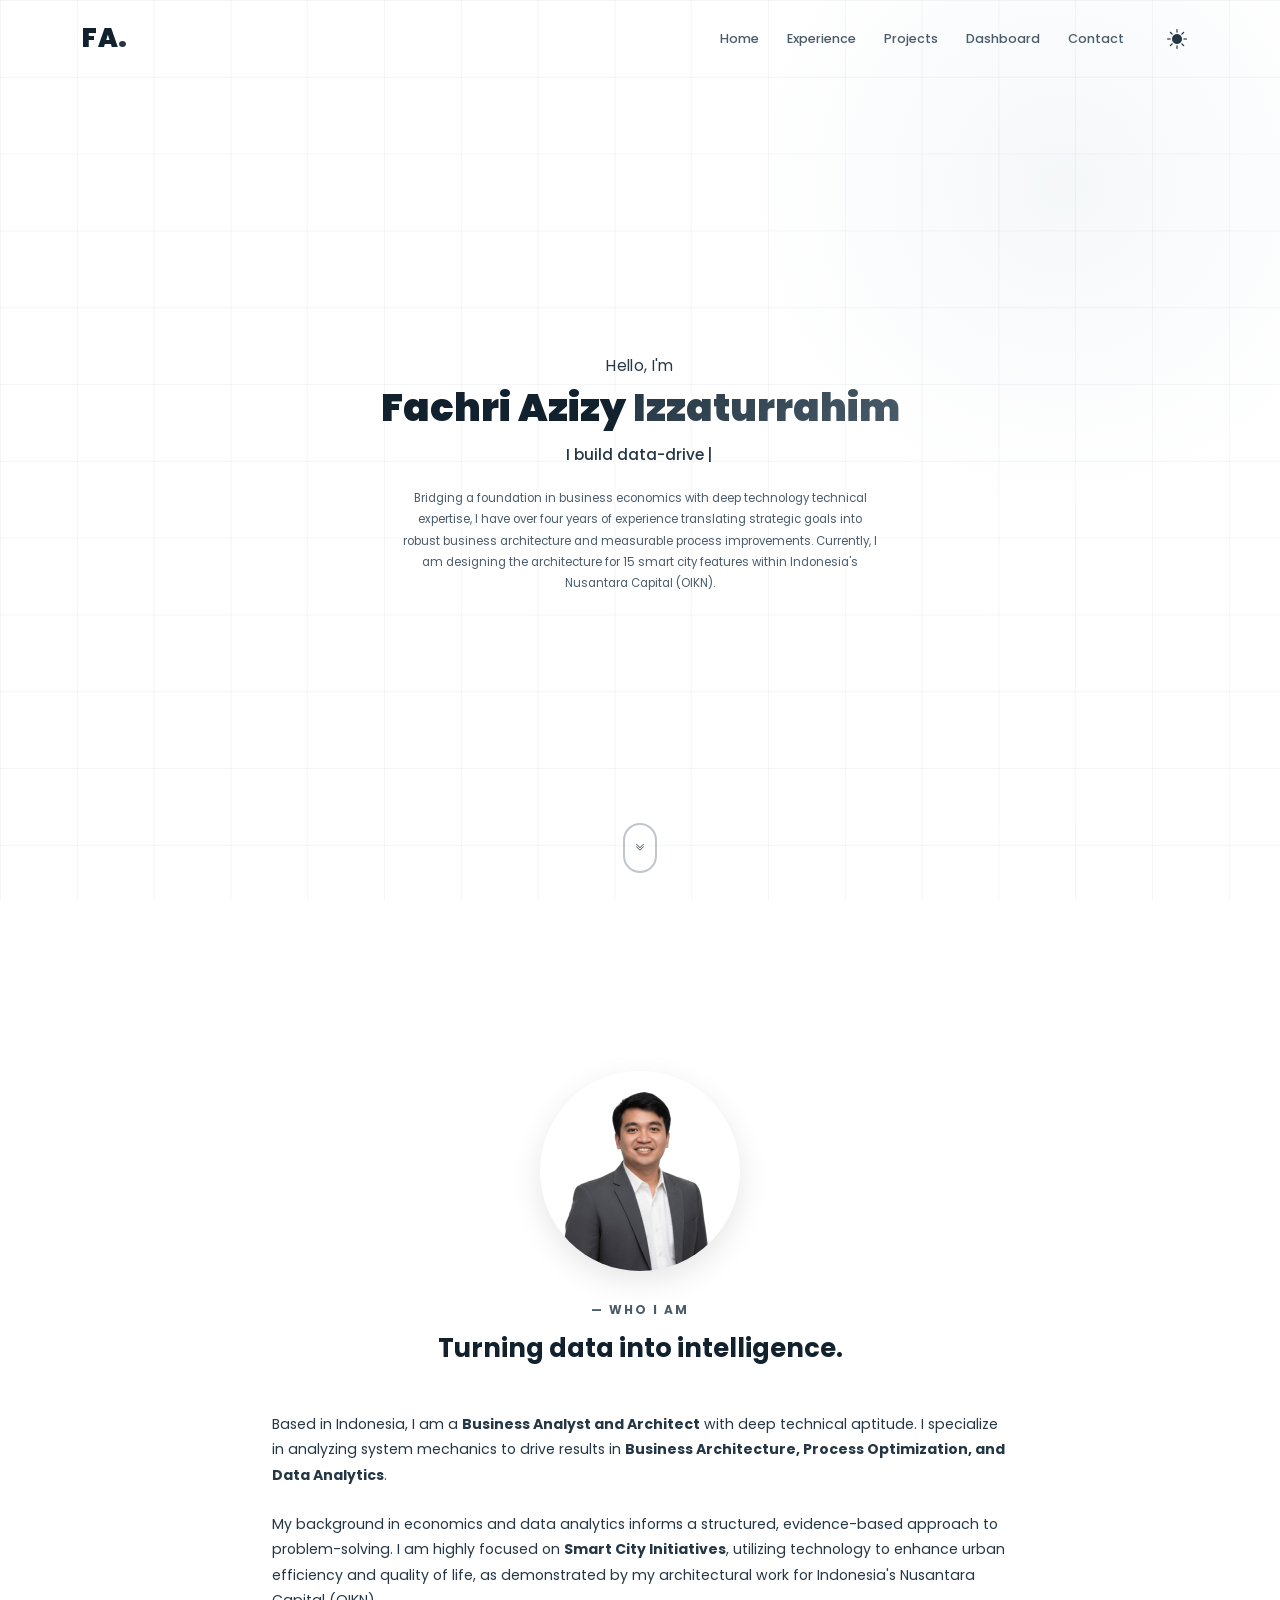
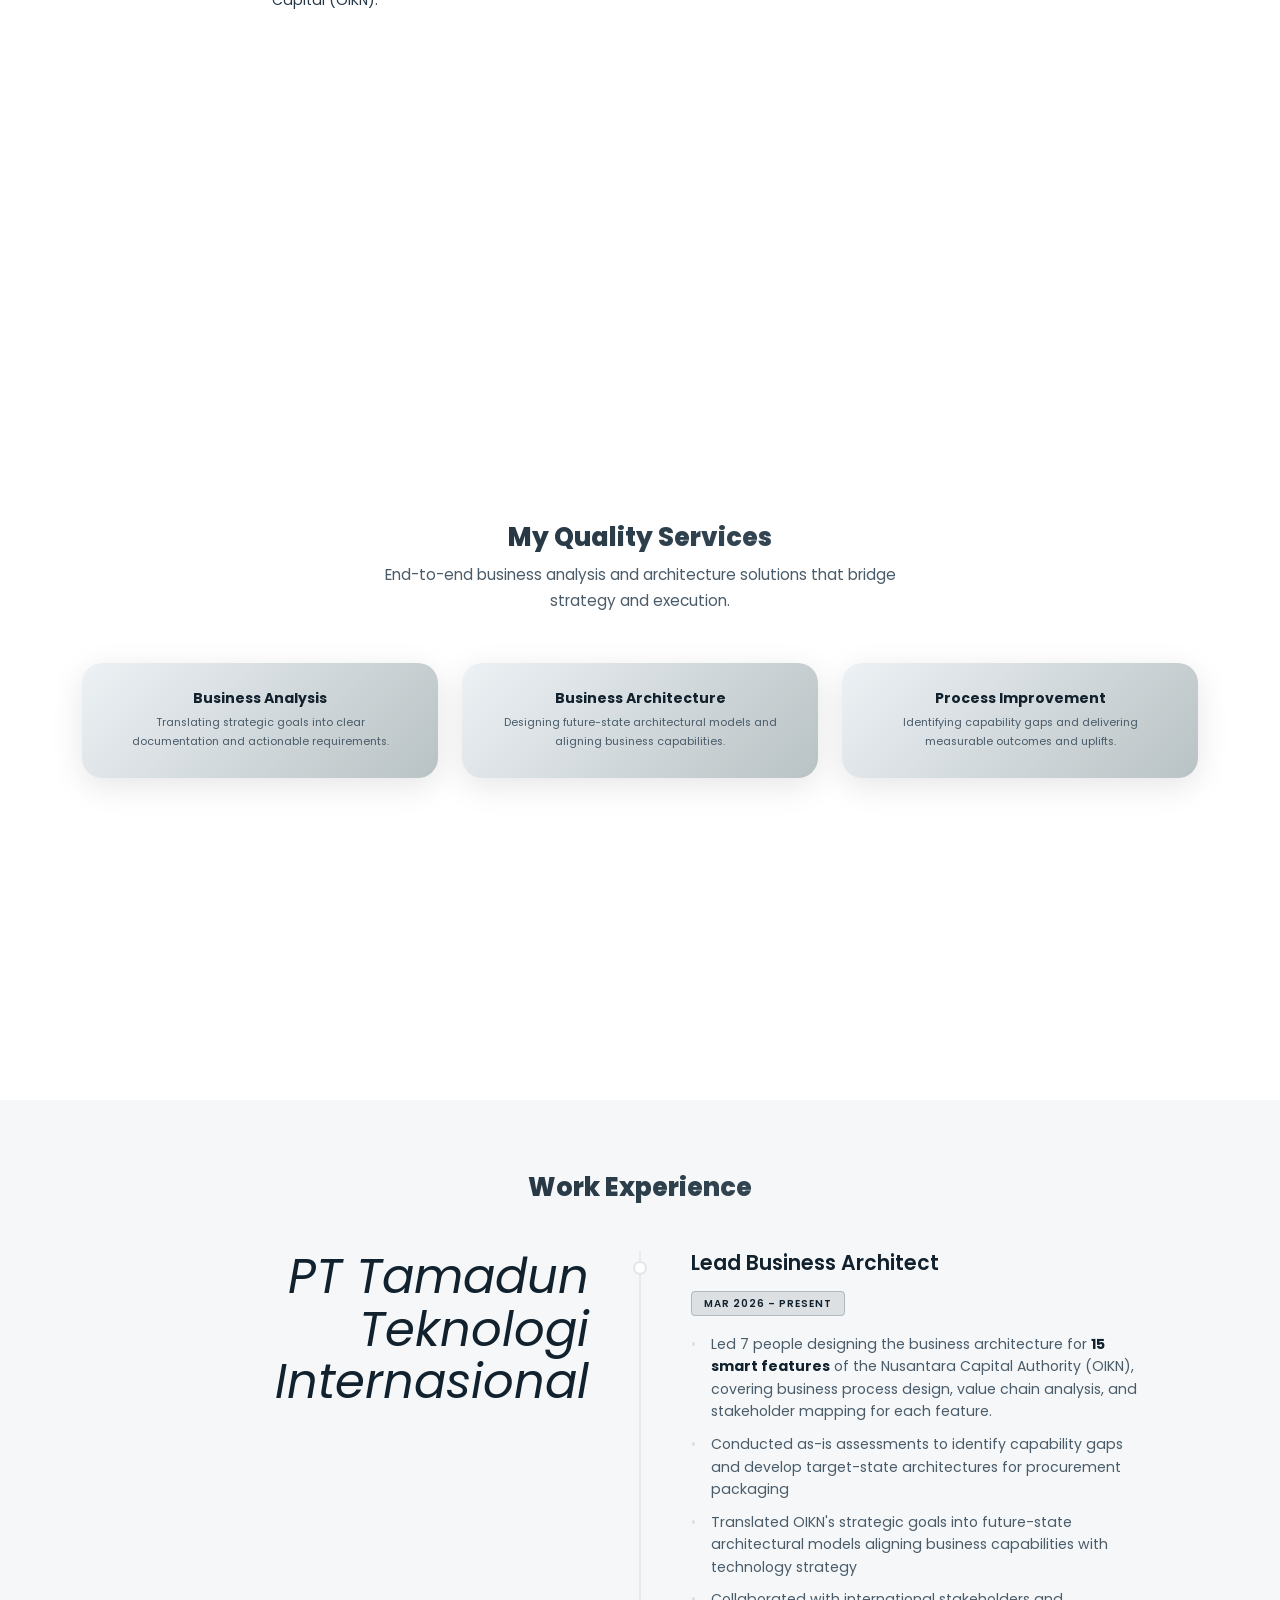
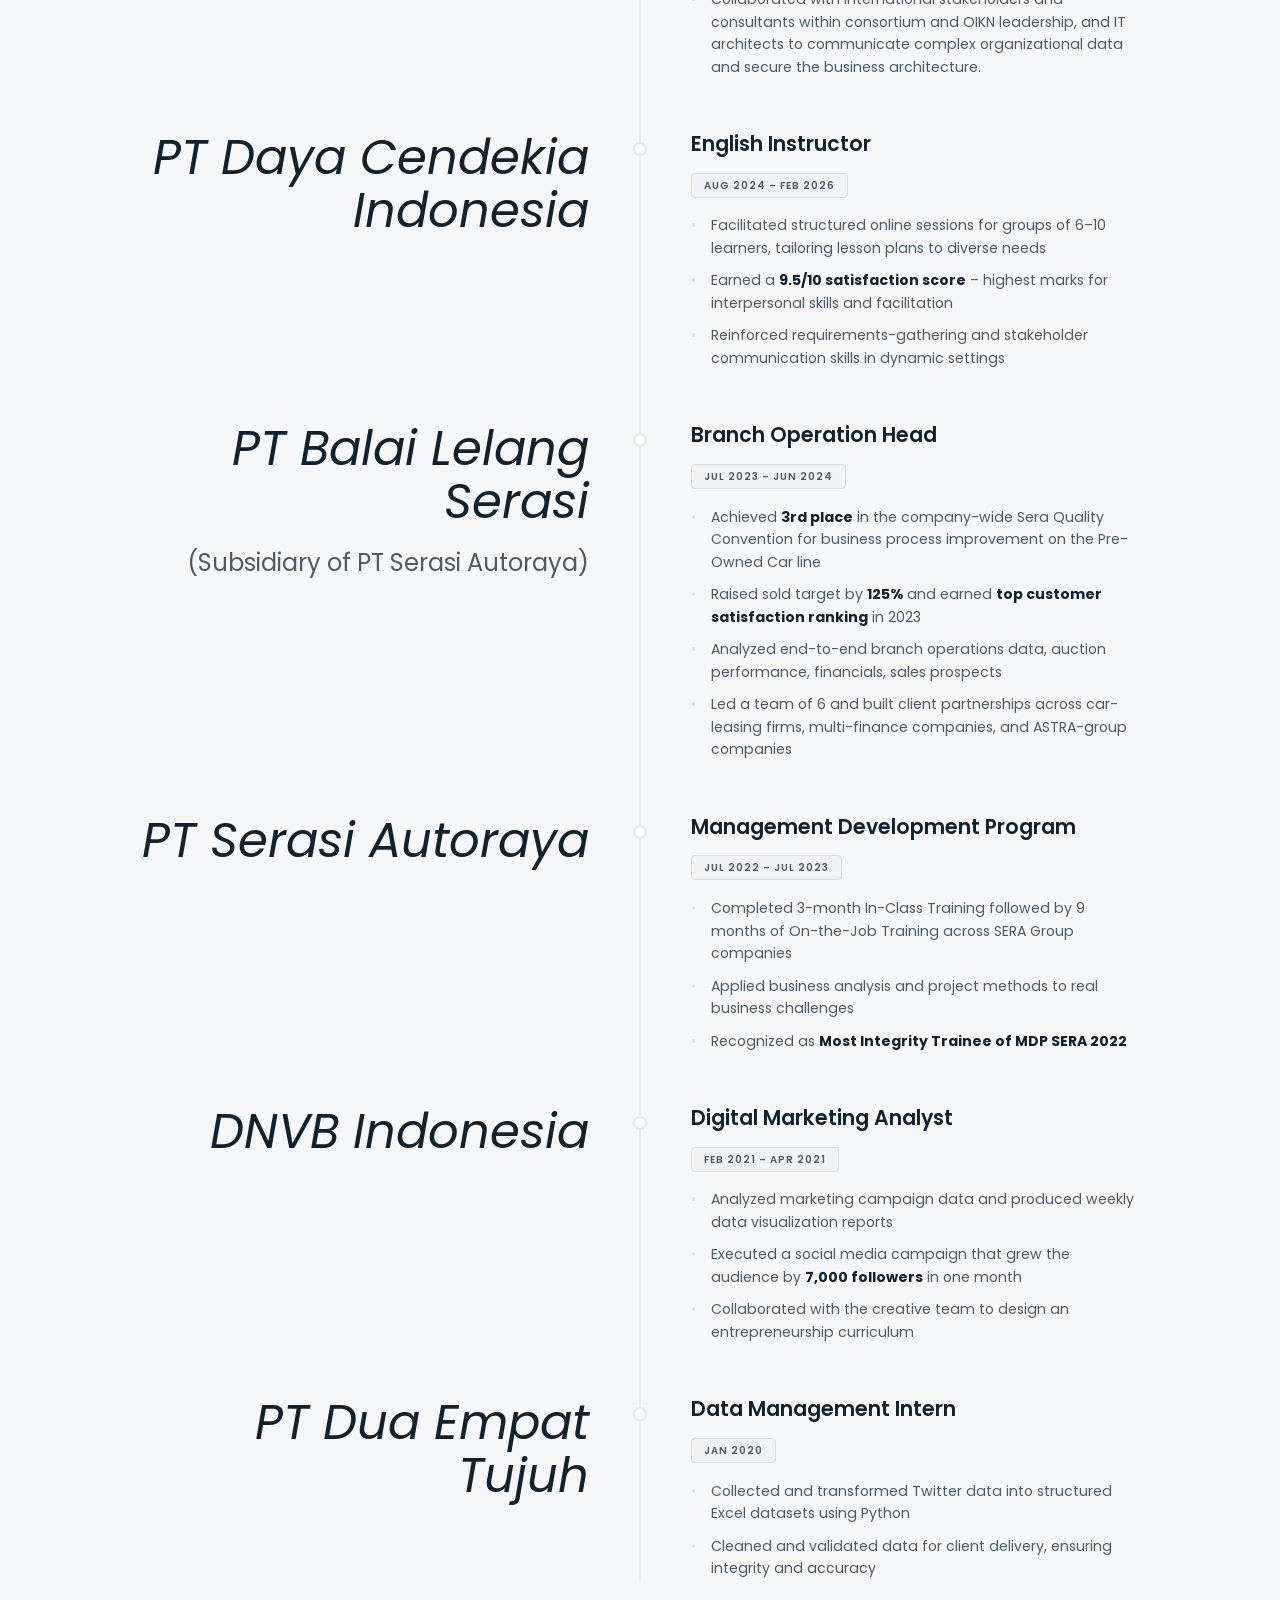
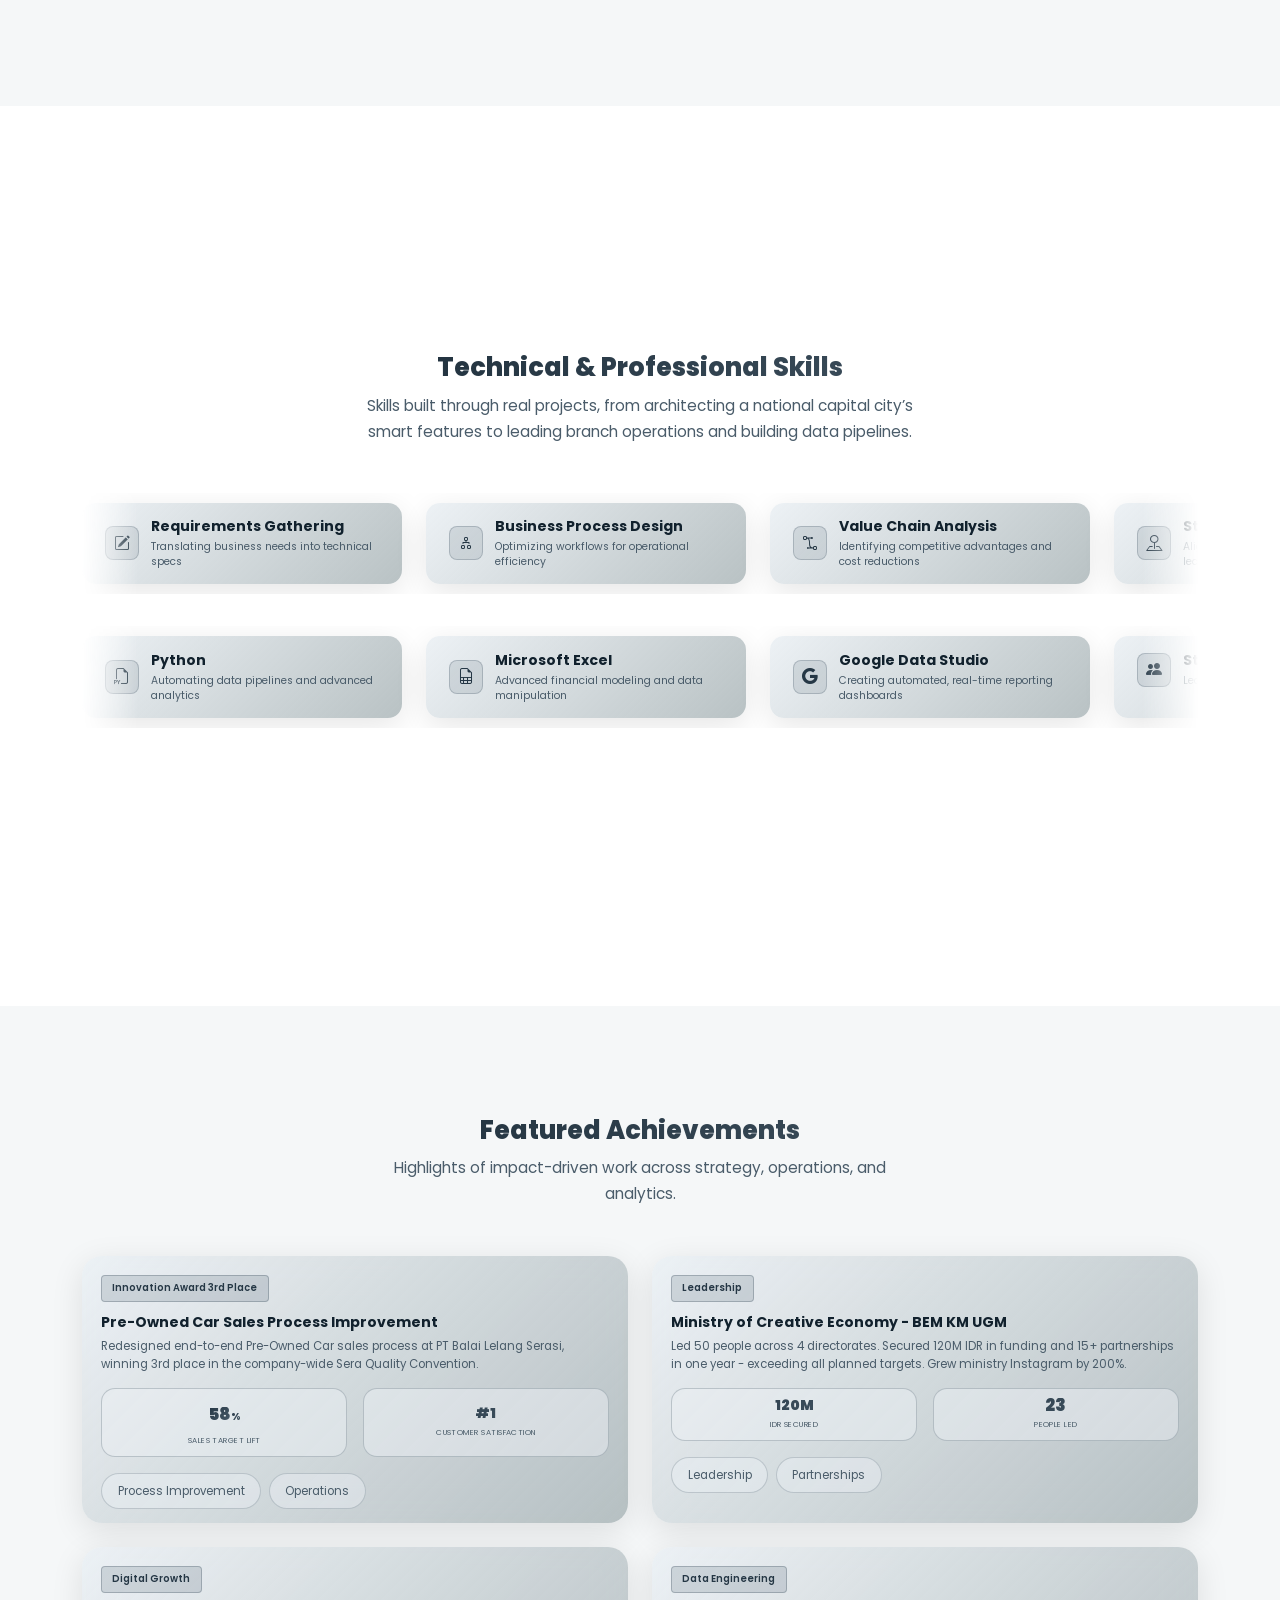
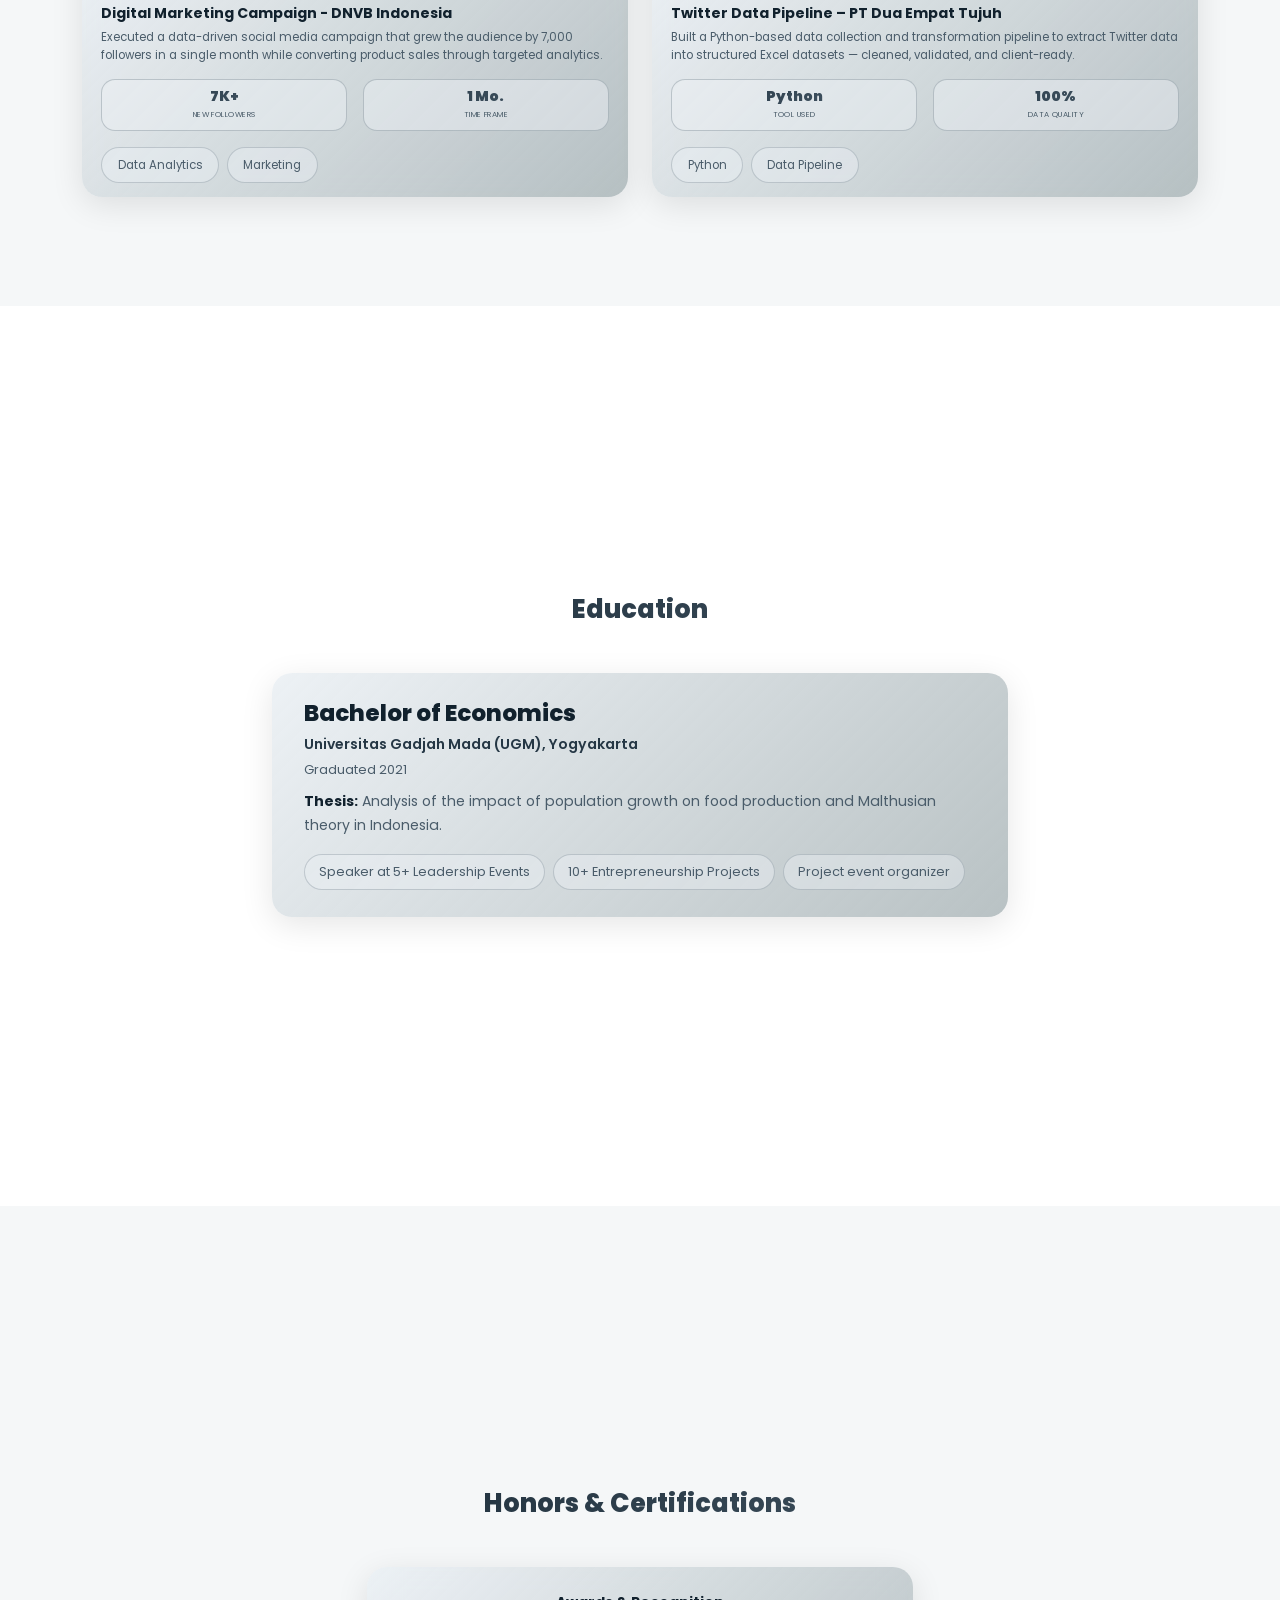
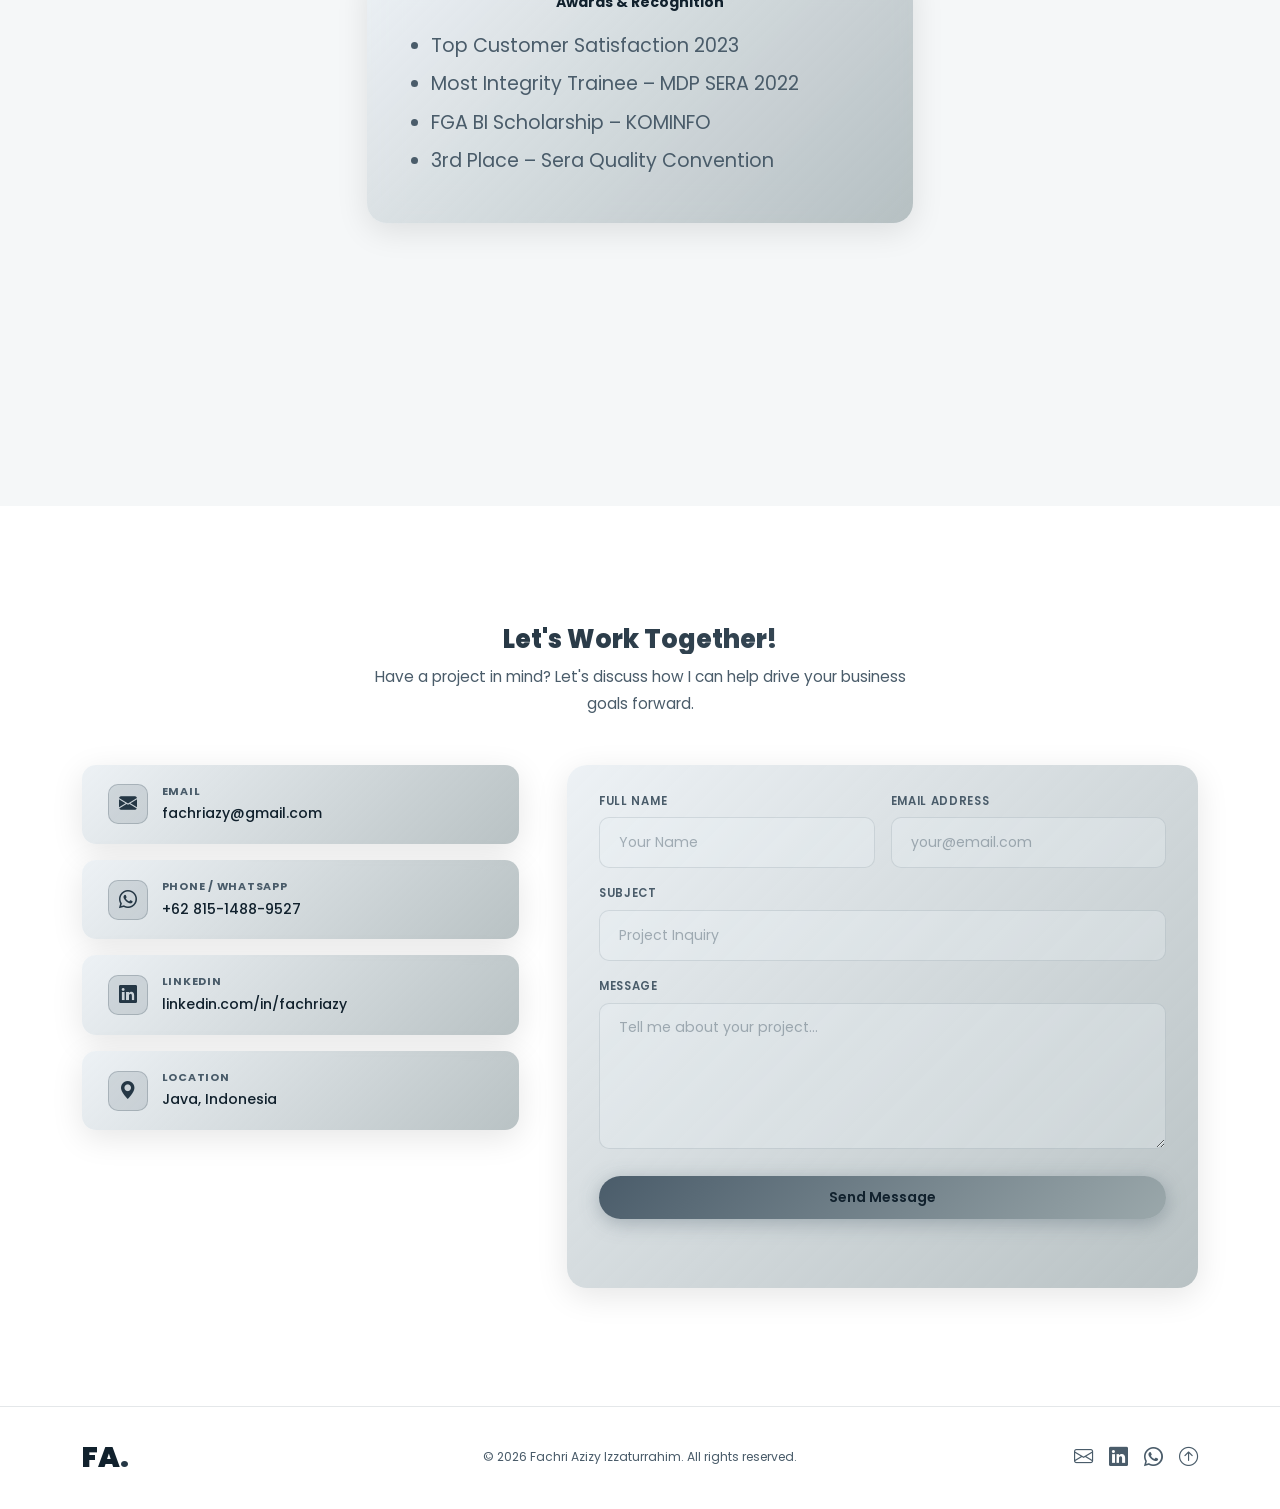
<file: index.html>
<!DOCTYPE html>
<html lang="en">
<head>
  <meta charset="UTF-8" />
  <meta name="viewport" content="width=device-width, initial-scale=1.0" />
  <meta name="description" content="Fachri Azizy Izzaturrahim – Business Analyst & Business Architect specialising in process improvement, data analytics, and strategic architecture." />
  <meta name="keywords" content="Business Analyst, Business Architect, Data Analytics, Process Improvement, Fachri Azizy" />
  <meta name="author" content="Fachri Azizy Izzaturrahim" />
  <meta property="og:title" content="Fachri Azizy – Business Analyst & Architect" />
  <meta property="og:description" content="Portfolio of Fachri Azizy – turning strategy into clear documentation, architecture, and measurable results." />
  <meta property="og:type" content="website" />
  <title>Fachri Azizy – Business Analyst & Architect</title>

  <!-- Bootstrap 5 CSS -->
  <link rel="stylesheet" href="https://cdn.jsdelivr.net/npm/bootstrap@5.3.3/dist/css/bootstrap.min.css" />
  <!-- Bootstrap Icons -->
  <link rel="stylesheet" href="https://cdn.jsdelivr.net/npm/bootstrap-icons@1.11.3/font/bootstrap-icons.min.css" />
  <!-- Google Fonts -->
  <link rel="preconnect" href="https://fonts.googleapis.com" />
  <link rel="preconnect" href="https://fonts.gstatic.com" crossorigin />
  <link href="https://fonts.googleapis.com/css2?family=Poppins:wght@300;400;500;600;700;800;900&display=swap" rel="stylesheet" />
  <!-- Custom CSS -->
  <link rel="stylesheet" href="static/css/color.css?v=2" />
  <link rel="stylesheet" href="static/css/style.css?v=2" />
</head>
<body data-bs-spy="scroll" data-bs-target="#mainNav" data-bs-offset="80">
  <nav class="navbar navbar-expand-lg fixed-top" id="mainNav">
    <div class="container">
      <a class="navbar-brand fw-black" href="#hero">FA<span class="text-purple">.</span></a>
      <div class="d-flex d-lg-none align-items-center gap-2">
        <button class="btn btn-purple-outline theme-toggle-btn d-flex align-items-center justify-content-center" style="width: 42px; height: 42px; padding: 0; border-radius: 50%;" aria-label="Toggle theme">
          <i class="bi bi-moon-stars-fill fs-5" style="color: var(--c-accent-l);"></i>
        </button>
        <button class="navbar-toggler" type="button" data-bs-toggle="collapse" data-bs-target="#navContent"
                aria-controls="navContent" aria-expanded="false" aria-label="Toggle navigation">
          <i class="bi bi-list fs-1 text-white"></i>
        </button>
      </div>
      <div class="collapse navbar-collapse" id="navContent">
        <ul class="navbar-nav ms-auto align-items-lg-center gap-lg-1 mb-2 mb-lg-0">
          <li class="nav-item"><a class="nav-link" href="index.html">Home</a></li>
          <li class="nav-item"><a class="nav-link" href="experience.html">Experience</a></li>
          <li class="nav-item"><a class="nav-link" href="projects.html">Projects</a></li>
          <li class="nav-item"><a class="nav-link" href="dashboard.html">Dashboard</a></li>
          <li class="nav-item"><a class="nav-link" href="contact.html">Contact</a></li>
          <li class="nav-item ms-lg-3 d-none d-lg-flex align-items-center">
            <button class="btn btn-purple-outline theme-toggle-btn d-flex align-items-center justify-content-center" style="width: 42px; height: 42px; padding: 0; border-radius: 50%;" aria-label="Toggle theme">
              <i class="bi bi-moon-stars-fill fs-5" style="color: var(--c-accent-l);"></i>
            </button>
          </li>
        </ul>
      </div>
    </div>
  </nav>


  <section id="hero" class="hero-section d-flex align-items-center">
    <div class="hero-glow-orb"></div>
    <div class="hero-grid-bg"></div>
    <div class="container position-relative">
      <div class="row align-items-center g-5">
        <!-- Left: Text -->
        <div class="col-12 hero-text-col text-center d-flex flex-column align-items-center" data-aos="fade-up">
          <span class="hero-greeting d-block mb-2">
             Hello, I'm
          </span>
          <h1 class="hero-name mb-3">Fachri Azizy <span class="hero-name--accent">Izzaturrahim</span></h1>
          <h5 class="hero-subtitle mb-4">
          <span id="typewriter" data-words='["I build data-driven systems that solve complex business challenges.", "Adept at simplifying and optimizing complex operational workflows.", "Highly data-driven and analytical."]'></span><span class="typewriter-cursor">|</span>
          </h5>
          <p class="hero-desc mb-4">
            Bridging a foundation in business economics with deep technology technical expertise, I have over four years of experience translating strategic goals into robust business architecture and measurable process improvements. Currently, I am designing the architecture for 15 smart city features within Indonesia's Nusantara Capital (OIKN).
          </p>
        </div>
      </div>
    </div>

    <a href="#about" class="scroll-down-btn" id="scrollDown" aria-label="Scroll to about">
      <i class="bi bi-chevron-double-down"></i>
    </a>
  </section>


  <section id="about" class="section-pad always-light">
  <div class="container text-center">
    <!-- Circular Profile Image -->
    <div class="profile-img-wrap mx-auto position-relative" style="width: 200px; height: 200px; margin-bottom: 2rem;">
      <img src="static/img/profil_transparent.png" alt="Fachri Azizy" class="profile-photo" style="width: 100%; height: 100%; object-fit: cover; border-radius: 50%; box-shadow: 0 10px 30px rgba(0,0,0,0.1);" />
    </div>

    <!-- Section Heading -->
    <div class="section-header mb-5" data-aos="fade-up">
      <h5 class="text-uppercase about-subtitle" style="letter-spacing: 2px; font-weight: bold;">&mdash; WHO I AM</h5>
      <h2 class="display-4 fw-bold mt-3 about-title" style="font-family: var(--f-display);">Turning data into intelligence.</h2>
    </div>

    <!-- Description -->
    <div class="row justify-content-center" data-aos="fade-up" data-aos-delay="100">
      <div class="col-lg-8 text-start">
        <p class="mb-4 about-text">
          Based in Indonesia, I am a <strong>Business Analyst and Architect</strong> with deep technical aptitude. I specialize in analyzing system mechanics to drive results in <strong>Business Architecture, Process Optimization, and Data Analytics</strong>.
        </p>
        <p class="about-text">
          My background in economics and data analytics informs a structured, evidence-based approach to problem-solving. I am highly focused on <strong>Smart City Initiatives</strong>, utilizing technology to enhance urban efficiency and quality of life, as demonstrated by my architectural work for Indonesia's Nusantara Capital (OIKN).
        </p>
      </div>
    </div>
  </div>
</section>


  <section id="services" class="section-pad">
  <div class="container">
    <div class="section-header text-center mb-5" data-aos="fade-up">
      <h2 class="section-title">My Quality Services</h2>
      <p class="section-sub">End-to-end business analysis and architecture solutions that bridge strategy and execution.</p>
    </div>
    <div class="row g-4">
      <div class="col-md-4" data-aos="fade-up">
        <div class="glass-card h-100 text-center">
           <h3 class="card-heading">Business Analysis</h3>
           <p class="card-text">Translating strategic goals into clear documentation and actionable requirements.</p>
        </div>
      </div>
      <div class="col-md-4" data-aos="fade-up" data-aos-delay="100">
        <div class="glass-card h-100 text-center">
           <h3 class="card-heading">Business Architecture</h3>
           <p class="card-text">Designing future-state architectural models and aligning business capabilities.</p>
        </div>
      </div>
      <div class="col-md-4" data-aos="fade-up" data-aos-delay="200">
        <div class="glass-card h-100 text-center">
           <h3 class="card-heading">Process Improvement</h3>
           <p class="card-text">Identifying capability gaps and delivering measurable outcomes and uplifts.</p>
        </div>
      </div>
    </div>
  </div>
</section>
<section id="experience" class="section-pad section-alt">
    <div class="container">
      <div class="section-header text-center mb-5" data-aos="fade-up">
        <h2 class="section-title">Work Experience</h2>
      </div>

      <div class="timeline" id="experienceTimeline">

        <!-- 1 -->
        <div class="tl-item" data-aos="fade-up">
          <div class="tl-left">
            <h3 class="tl-company">PT Tamadun Teknologi Internasional</h3>
          </div>
          <div class="tl-center">
            <div class="tl-dot"></div>
          </div>
          <div class="tl-right">
            <h3 class="tl-title">Lead Business Architect</h3>
            <div class="tl-meta">
              <span class="tl-badge tl-badge--current">MAR 2026 – PRESENT</span>
            </div>
            <ul class="tl-bullets">
              <li>Led 7 people designing the business architecture for <strong>15 smart features</strong> of the Nusantara Capital Authority (OIKN), covering business process design, value chain analysis, and stakeholder mapping for each feature.</li>
              <li>Conducted as-is assessments to identify capability gaps and develop target-state architectures for procurement packaging</li>
              <li>Translated OIKN's strategic goals into future-state architectural models aligning business capabilities with technology strategy</li>
              <li>Collaborated with international stakeholders and consultants within consortium and OIKN leadership, and IT architects to communicate complex organizational data and secure the business architecture.</li>
            </ul>
          </div>
        </div>

        <!-- 2 -->
        <div class="tl-item" data-aos="fade-up">
          <div class="tl-left">
            <h3 class="tl-company">PT Daya Cendekia Indonesia</h3>
          </div>
          <div class="tl-center">
            <div class="tl-dot"></div>
          </div>
          <div class="tl-right">
            <h3 class="tl-title">English Instructor</h3>
            <div class="tl-meta">
              <span class="tl-badge">AUG 2024 – FEB 2026</span>
            </div>
            <ul class="tl-bullets">
              <li>Facilitated structured online sessions for groups of 6–10 learners, tailoring lesson plans to diverse needs</li>
              <li>Earned a <strong>9.5/10 satisfaction score</strong> – highest marks for interpersonal skills and facilitation</li>
              <li>Reinforced requirements-gathering and stakeholder communication skills in dynamic settings</li>
            </ul>
          </div>
        </div>

        <!-- 3 -->
        <div class="tl-item" data-aos="fade-up">
          <div class="tl-left">
            <h3 class="tl-company">PT Balai Lelang Serasi<br><span style="font-size: 0.5em; font-style: normal; font-family: var(--f-sans); color: var(--c-muted);">(Subsidiary of PT Serasi Autoraya)</span></h3>
          </div>
          <div class="tl-center">
            <div class="tl-dot"></div>
          </div>
          <div class="tl-right">
            <h3 class="tl-title">Branch Operation Head</h3>
            <div class="tl-meta">
              <span class="tl-badge tl-badge--award">JUL 2023 – JUN 2024</span>
            </div>
            <ul class="tl-bullets">
              <li>Achieved <strong>3rd place</strong> in the company-wide Sera Quality Convention for business process improvement on the Pre-Owned Car line</li>
              <li>Raised sold target by <strong>125%</strong> and earned <strong>top customer satisfaction ranking</strong> in 2023</li>
              <li>Analyzed end-to-end branch operations data, auction performance, financials, sales prospects</li>
              <li>Led a team of 6 and built client partnerships across car-leasing firms, multi-finance companies, and ASTRA-group companies</li>
            </ul>
          </div>
        </div>

        <!-- 4 -->
        <div class="tl-item" data-aos="fade-up">
          <div class="tl-left">
            <h3 class="tl-company">PT Serasi Autoraya</h3>
          </div>
          <div class="tl-center">
            <div class="tl-dot"></div>
          </div>
          <div class="tl-right">
            <h3 class="tl-title">Management Development Program</h3>
            <div class="tl-meta">
              <span class="tl-badge tl-badge--honor">JUL 2022 – JUL 2023</span>
            </div>
            <ul class="tl-bullets">
              <li>Completed 3-month In-Class Training followed by 9 months of On-the-Job Training across SERA Group companies</li>
              <li>Applied business analysis and project methods to real business challenges</li>
              <li>Recognized as <strong>Most Integrity Trainee of MDP SERA 2022</strong></li>
            </ul>
          </div>
        </div>

        <!-- 5 -->
        <div class="tl-item" data-aos="fade-up">
          <div class="tl-left">
            <h3 class="tl-company">DNVB Indonesia</h3>
          </div>
          <div class="tl-center">
            <div class="tl-dot"></div>
          </div>
          <div class="tl-right">
            <h3 class="tl-title">Digital Marketing Analyst</h3>
            <div class="tl-meta">
              <span class="tl-badge">FEB 2021 – APR 2021</span>
            </div>
            <ul class="tl-bullets">
              <li>Analyzed marketing campaign data and produced weekly data visualization reports</li>
              <li>Executed a social media campaign that grew the audience by <strong>7,000 followers</strong> in one month</li>
              <li>Collaborated with the creative team to design an entrepreneurship curriculum</li>
            </ul>
          </div>
        </div>

        <!-- 6 -->
        <div class="tl-item" data-aos="fade-up">
          <div class="tl-left">
            <h3 class="tl-company">PT Dua Empat Tujuh</h3>
          </div>
          <div class="tl-center">
            <div class="tl-dot"></div>
          </div>
          <div class="tl-right">
            <h3 class="tl-title">Data Management Intern</h3>
            <div class="tl-meta">
              <span class="tl-badge">JAN 2020</span>
            </div>
            <ul class="tl-bullets">
              <li>Collected and transformed Twitter data into structured Excel datasets using Python</li>
              <li>Cleaned and validated data for client delivery, ensuring integrity and accuracy</li>
            </ul>
          </div>
        </div>

      </div><!-- /timeline -->
    </div>
  </section>

<section id="skills" class="section-pad">
    <div class="container">
      <div class="section-header text-center mb-5" data-aos="fade-up">
        <h2 class="section-title">Technical &amp; Professional Skills</h2>
        <p class="section-sub">Skills built through real projects, from architecting a national capital city&rsquo;s smart features to leading branch operations and building data pipelines.</p>
      </div>

            <!-- Infinite Marquee -->
      <div class="marquee-wrapper" data-aos="fade-up">
        <div class="marquee-track track-left">
<div class="sk-card sk-card--expert">
              <div class="sk-card-head">
                <div class="sk-icon"><i class="bi bi-pencil-square"></i></div>
                <div class="sk-level-wrap">
                  <span class="sk-name">Requirements Gathering</span>
                  <span class="sk-desc">Translating business needs into technical specs</span>
                </div>
              </div></div>
<div class="sk-card sk-card--expert">
              <div class="sk-card-head">
                <div class="sk-icon"><i class="bi bi-diagram-2"></i></div>
                <div class="sk-level-wrap">
                  <span class="sk-name">Business Process Design</span>
                  <span class="sk-desc">Optimizing workflows for operational efficiency</span>
                </div>
              </div></div>
<div class="sk-card sk-card--advanced">
              <div class="sk-card-head">
                <div class="sk-icon"><i class="bi bi-bezier2"></i></div>
                <div class="sk-level-wrap">
                  <span class="sk-name">Value Chain Analysis</span>
                  <span class="sk-desc">Identifying competitive advantages and cost reductions</span>
                </div>
              </div></div>
<div class="sk-card sk-card--expert">
              <div class="sk-card-head">
                <div class="sk-icon"><i class="bi bi-pin-map"></i></div>
                <div class="sk-level-wrap">
                  <span class="sk-name">Stakeholder Mapping</span>
                  <span class="sk-desc">Aligning cross-functional teams and leaders</span>
                </div>
              </div></div>
<div class="sk-card sk-card--advanced">
              <div class="sk-card-head">
                <div class="sk-icon"><i class="bi bi-arrow-left-right"></i></div>
                <div class="sk-level-wrap">
                  <span class="sk-name">As-Is / To-Be Modeling</span>
                  <span class="sk-desc">Mapping current and future state architectures</span>
                </div>
              </div></div>
<div class="sk-card sk-card--advanced">
              <div class="sk-card-head">
                <div class="sk-icon"><i class="bi bi-clipboard2-pulse"></i></div>
                <div class="sk-level-wrap">
                  <span class="sk-name">UAT Coordination</span>
                  <span class="sk-desc">Ensuring software quality and user acceptance</span>
                </div>
              </div></div>
<div class="sk-card sk-card--advanced">
              <div class="sk-card-head">
                <div class="sk-icon"><i class="bi bi-database"></i></div>
                <div class="sk-level-wrap">
                  <span class="sk-name">SQL</span>
                  <span class="sk-desc">Extracting and transforming complex relational data</span>
                </div>
              </div></div>
<div class="sk-card sk-card--advanced">
              <div class="sk-card-head">
                <div class="sk-icon"><i class="bi bi-pie-chart-fill"></i></div>
                <div class="sk-level-wrap">
                  <span class="sk-name">Tableau</span>
                  <span class="sk-desc">Building interactive dashboards and visual analytics</span>
                </div>
              </div></div>
<div class="sk-card sk-card--proficient">
              <div class="sk-card-head">
                <div class="sk-icon"><i class="bi bi-graph-up"></i></div>
                <div class="sk-level-wrap">
                  <span class="sk-name">Microsoft Power BI</span>
                  <span class="sk-desc">Delivering enterprise business intelligence solutions</span>
                </div>
              </div></div>
<div class="sk-card sk-card--expert">
              <div class="sk-card-head">
                <div class="sk-icon"><i class="bi bi-pencil-square"></i></div>
                <div class="sk-level-wrap">
                  <span class="sk-name">Requirements Gathering</span>
                  <span class="sk-desc">Translating business needs into technical specs</span>
                </div>
              </div></div>
<div class="sk-card sk-card--expert">
              <div class="sk-card-head">
                <div class="sk-icon"><i class="bi bi-diagram-2"></i></div>
                <div class="sk-level-wrap">
                  <span class="sk-name">Business Process Design</span>
                  <span class="sk-desc">Optimizing workflows for operational efficiency</span>
                </div>
              </div></div>
<div class="sk-card sk-card--advanced">
              <div class="sk-card-head">
                <div class="sk-icon"><i class="bi bi-bezier2"></i></div>
                <div class="sk-level-wrap">
                  <span class="sk-name">Value Chain Analysis</span>
                  <span class="sk-desc">Identifying competitive advantages and cost reductions</span>
                </div>
              </div></div>
<div class="sk-card sk-card--expert">
              <div class="sk-card-head">
                <div class="sk-icon"><i class="bi bi-pin-map"></i></div>
                <div class="sk-level-wrap">
                  <span class="sk-name">Stakeholder Mapping</span>
                  <span class="sk-desc">Aligning cross-functional teams and leaders</span>
                </div>
              </div></div>
<div class="sk-card sk-card--advanced">
              <div class="sk-card-head">
                <div class="sk-icon"><i class="bi bi-arrow-left-right"></i></div>
                <div class="sk-level-wrap">
                  <span class="sk-name">As-Is / To-Be Modeling</span>
                  <span class="sk-desc">Mapping current and future state architectures</span>
                </div>
              </div></div>
<div class="sk-card sk-card--advanced">
              <div class="sk-card-head">
                <div class="sk-icon"><i class="bi bi-clipboard2-pulse"></i></div>
                <div class="sk-level-wrap">
                  <span class="sk-name">UAT Coordination</span>
                  <span class="sk-desc">Ensuring software quality and user acceptance</span>
                </div>
              </div></div>
<div class="sk-card sk-card--advanced">
              <div class="sk-card-head">
                <div class="sk-icon"><i class="bi bi-database"></i></div>
                <div class="sk-level-wrap">
                  <span class="sk-name">SQL</span>
                  <span class="sk-desc">Extracting and transforming complex relational data</span>
                </div>
              </div></div>
<div class="sk-card sk-card--advanced">
              <div class="sk-card-head">
                <div class="sk-icon"><i class="bi bi-pie-chart-fill"></i></div>
                <div class="sk-level-wrap">
                  <span class="sk-name">Tableau</span>
                  <span class="sk-desc">Building interactive dashboards and visual analytics</span>
                </div>
              </div></div>
<div class="sk-card sk-card--proficient">
              <div class="sk-card-head">
                <div class="sk-icon"><i class="bi bi-graph-up"></i></div>
                <div class="sk-level-wrap">
                  <span class="sk-name">Microsoft Power BI</span>
                  <span class="sk-desc">Delivering enterprise business intelligence solutions</span>
                </div>
              </div></div>
        </div>
      </div>
      
      <div class="marquee-wrapper mt-4" data-aos="fade-up" data-aos-delay="100">
        <div class="marquee-track track-right">
<div class="sk-card sk-card--proficient">
              <div class="sk-card-head">
                <div class="sk-icon"><i class="bi bi-filetype-py"></i></div>
                <div class="sk-level-wrap">
                  <span class="sk-name">Python</span>
                  <span class="sk-desc">Automating data pipelines and advanced analytics</span>
                </div>
              </div></div>
<div class="sk-card sk-card--expert">
              <div class="sk-card-head">
                <div class="sk-icon"><i class="bi bi-file-earmark-spreadsheet"></i></div>
                <div class="sk-level-wrap">
                  <span class="sk-name">Microsoft Excel</span>
                  <span class="sk-desc">Advanced financial modeling and data manipulation</span>
                </div>
              </div></div>
<div class="sk-card sk-card--proficient">
              <div class="sk-card-head">
                <div class="sk-icon"><i class="bi bi-google"></i></div>
                <div class="sk-level-wrap">
                  <span class="sk-name">Google Data Studio</span>
                  <span class="sk-desc">Creating automated, real-time reporting dashboards</span>
                </div>
              </div></div>
<div class="sk-card sk-card--expert">
              <div class="sk-card-head">
                <div class="sk-icon"><i class="bi bi-people-fill"></i></div>
                <div class="sk-level-wrap">
                  <span class="sk-name">Stakeholder Facilitation</span>
                  <span class="sk-desc">Leading workshops and driving consensus</span>
                </div>
              </div></div>
<div class="sk-card sk-card--expert">
              <div class="sk-card-head">
                <div class="sk-icon"><i class="bi bi-translate"></i></div>
                <div class="sk-level-wrap">
                  <span class="sk-name">English - IELTS C1</span>
                  <span class="sk-desc">Professional working proficiency and communication</span>
                </div>
              </div></div>
<div class="sk-card sk-card--advanced">
              <div class="sk-card-head">
                <div class="sk-icon"><i class="bi bi-chat-square-text"></i></div>
                <div class="sk-level-wrap">
                  <span class="sk-name">Interview &amp; Elicitation</span>
                  <span class="sk-desc">Uncovering hidden requirements and pain points</span>
                </div>
              </div></div>
<div class="sk-card sk-card--advanced">
              <div class="sk-card-head">
                <div class="sk-icon"><i class="bi bi-file-earmark-richtext"></i></div>
                <div class="sk-level-wrap">
                  <span class="sk-name">Technical Documentation</span>
                  <span class="sk-desc">Authoring clear, comprehensive system specifications</span>
                </div>
              </div></div>
<div class="sk-card sk-card--advanced">
              <div class="sk-card-head">
                <div class="sk-icon"><i class="bi bi-person-check"></i></div>
                <div class="sk-level-wrap">
                  <span class="sk-name">Team Leadership</span>
                  <span class="sk-desc">Guiding teams to execute complex projects</span>
                </div>
              </div></div>
<div class="sk-card sk-card--expert">
              <div class="sk-card-head">
                <div class="sk-icon"><i class="bi bi-lightbulb"></i></div>
                <div class="sk-level-wrap">
                  <span class="sk-name">Strategic Thinking</span>
                  <span class="sk-desc">Aligning technology initiatives with business goals</span>
                </div>
              </div></div>
<div class="sk-card sk-card--proficient">
              <div class="sk-card-head">
                <div class="sk-icon"><i class="bi bi-filetype-py"></i></div>
                <div class="sk-level-wrap">
                  <span class="sk-name">Python</span>
                  <span class="sk-desc">Automating data pipelines and advanced analytics</span>
                </div>
              </div></div>
<div class="sk-card sk-card--expert">
              <div class="sk-card-head">
                <div class="sk-icon"><i class="bi bi-file-earmark-spreadsheet"></i></div>
                <div class="sk-level-wrap">
                  <span class="sk-name">Microsoft Excel</span>
                  <span class="sk-desc">Advanced financial modeling and data manipulation</span>
                </div>
              </div></div>
<div class="sk-card sk-card--proficient">
              <div class="sk-card-head">
                <div class="sk-icon"><i class="bi bi-google"></i></div>
                <div class="sk-level-wrap">
                  <span class="sk-name">Google Data Studio</span>
                  <span class="sk-desc">Creating automated, real-time reporting dashboards</span>
                </div>
              </div></div>
<div class="sk-card sk-card--expert">
              <div class="sk-card-head">
                <div class="sk-icon"><i class="bi bi-people-fill"></i></div>
                <div class="sk-level-wrap">
                  <span class="sk-name">Stakeholder Facilitation</span>
                  <span class="sk-desc">Leading workshops and driving consensus</span>
                </div>
              </div></div>
<div class="sk-card sk-card--expert">
              <div class="sk-card-head">
                <div class="sk-icon"><i class="bi bi-translate"></i></div>
                <div class="sk-level-wrap">
                  <span class="sk-name">English - IELTS C1</span>
                  <span class="sk-desc">Professional working proficiency and communication</span>
                </div>
              </div></div>
<div class="sk-card sk-card--advanced">
              <div class="sk-card-head">
                <div class="sk-icon"><i class="bi bi-chat-square-text"></i></div>
                <div class="sk-level-wrap">
                  <span class="sk-name">Interview &amp; Elicitation</span>
                  <span class="sk-desc">Uncovering hidden requirements and pain points</span>
                </div>
              </div></div>
<div class="sk-card sk-card--advanced">
              <div class="sk-card-head">
                <div class="sk-icon"><i class="bi bi-file-earmark-richtext"></i></div>
                <div class="sk-level-wrap">
                  <span class="sk-name">Technical Documentation</span>
                  <span class="sk-desc">Authoring clear, comprehensive system specifications</span>
                </div>
              </div></div>
<div class="sk-card sk-card--advanced">
              <div class="sk-card-head">
                <div class="sk-icon"><i class="bi bi-person-check"></i></div>
                <div class="sk-level-wrap">
                  <span class="sk-name">Team Leadership</span>
                  <span class="sk-desc">Guiding teams to execute complex projects</span>
                </div>
              </div></div>
<div class="sk-card sk-card--expert">
              <div class="sk-card-head">
                <div class="sk-icon"><i class="bi bi-lightbulb"></i></div>
                <div class="sk-level-wrap">
                  <span class="sk-name">Strategic Thinking</span>
                  <span class="sk-desc">Aligning technology initiatives with business goals</span>
                </div>
              </div></div>
        </div>
      </div>    </div>
  </section>

<section id="projects" class="section-pad section-alt">
    <div class="container">
      <div class="section-header text-center mb-5" data-aos="fade-up">
        <h2 class="section-title">Featured Achievements</h2>
        <p class="section-sub">Highlights of impact-driven work across strategy, operations, and analytics.</p>
      </div>
<div class="row g-4">

        <div class="col-md-6" data-aos="fade-up" style="transition-delay:.1s">
          <div class="portfolio-card h-100" id="pf2">
            <span class="pf-badge">Innovation Award 3rd Place</span>
            <h3 class="pf-title">Pre-Owned Car Sales Process Improvement</h3>
            <p class="pf-text">Redesigned end-to-end Pre-Owned Car sales process at PT Balai Lelang Serasi, winning 3rd place in the company-wide Sera Quality Convention.</p>
            <div class="row g-3 mb-3">
              <div class="col-6">
                <div class="pf-metric-card">
                  <div><span class="pf-num" data-target="125">0</span><span class="pf-unit">%</span></div>
                  <span class="pf-label">Sales Target Lift</span>
                </div>
              </div>
              <div class="col-6">
                <div class="pf-metric-card">
                  <span class="pf-num-text">#1</span>
                  <span class="pf-label">Customer Satisfaction</span>
                </div>
              </div>
            </div>
            <div class="tl-tags">
              <span>Process Improvement</span><span>Operations</span>
            </div>
          </div>
        </div>

        <div class="col-md-6" data-aos="fade-up" style="transition-delay:.2s">
          <div class="portfolio-card h-100" id="pf3">
            <span class="pf-badge">Leadership</span>
            <h3 class="pf-title">Ministry of Creative Economy - BEM KM UGM</h3>
            <p class="pf-text">Led 50 people across 4 directorates. Secured 120M IDR in funding and 15+ partnerships in one year - exceeding all planned targets. Grew ministry Instagram by 200%.</p>
            <div class="row g-3 mb-3">
              <div class="col-6">
                <div class="pf-metric-card">
                  <span class="pf-num-text">120M</span>
                  <span class="pf-label">IDR Secured</span>
                </div>
              </div>
              <div class="col-6">
                <div class="pf-metric-card">
                  <span class="pf-num" data-target="50">0</span>
                  <span class="pf-label">People Led</span>
                </div>
              </div>
            </div>
            <div class="tl-tags">
              <span>Leadership</span><span>Partnerships</span>
            </div>
          </div>
        </div>

        <div class="col-md-6" data-aos="fade-up" style="transition-delay:.3s">
          <div class="portfolio-card h-100" id="pf4">
            <span class="pf-badge">Digital Growth</span>
            <h3 class="pf-title">Digital Marketing Campaign - DNVB Indonesia</h3>
            <p class="pf-text">Executed a data-driven social media campaign that grew the audience by 7,000 followers in a single month while converting product sales through targeted analytics.</p>
            <div class="row g-3 mb-3">
              <div class="col-6">
                <div class="pf-metric-card">
                  <span class="pf-num-text">7K+</span>
                  <span class="pf-label">New Followers</span>
                </div>
              </div>
              <div class="col-6">
                <div class="pf-metric-card">
                  <span class="pf-num-text">1 Mo.</span>
                  <span class="pf-label">Time Frame</span>
                </div>
              </div>
            </div>
            <div class="tl-tags">
              <span>Data Analytics</span><span>Marketing</span>
            </div>
          </div>
        </div>

        <div class="col-md-6" data-aos="fade-up" style="transition-delay:.4s">
          <div class="portfolio-card h-100" id="pf5">
            <span class="pf-badge">Data Engineering</span>
            <h3 class="pf-title">Twitter Data Pipeline – PT Dua Empat Tujuh</h3>
            <p class="pf-text">Built a Python-based data collection and transformation pipeline to extract Twitter data into structured Excel datasets — cleaned, validated, and client-ready.</p>
            <div class="row g-3 mb-3">
              <div class="col-6">
                <div class="pf-metric-card">
                  <span class="pf-num-text">Python</span>
                  <span class="pf-label">Tool Used</span>
                </div>
              </div>
              <div class="col-6">
                <div class="pf-metric-card">
                  <span class="pf-num-text">100%</span>
                  <span class="pf-label">Data Quality</span>
                </div>
              </div>
            </div>
            <div class="tl-tags">
              <span>Python</span><span>Data Pipeline</span>
            </div>
          </div>
        </div>

      </div>
    </div>
  </section>

<section id="education" class="section-pad">
    <div class="container">
      <div class="section-header text-center mb-5" data-aos="fade-up">
        <h2 class="section-title">Education</h2>
      </div>
      <div class="row justify-content-center" data-aos="fade-up">
        <div class="col-lg-8">
          <div class="glass-card glass-card--featured d-flex gap-4 align-items-start">
            <div>
              <h3 class="edu-title">Bachelor of Economics</h3>
              <p class="edu-school">Universitas Gadjah Mada (UGM), Yogyakarta</p>
              <p class="edu-year">Graduated 2021</p>
              <p class="edu-thesis">
                <strong>Thesis:</strong> Analysis of the impact of population growth on food production and Malthusian theory in Indonesia.
              </p>
              <div class="d-flex flex-wrap gap-2 mt-3">
                <span class="soft-pill">Speaker at 5+ Leadership Events</span>
                <span class="soft-pill">10+ Entrepreneurship Projects</span>
                <span class="soft-pill">Project event organizer</span>
              </div>
            </div>
          </div>
        </div>
      </div>
    </div>
  </section>

<section id="certifications" class="section-pad section-alt">
    <div class="container">
      <div class="section-header text-center mb-5" data-aos="fade-up">
        <h2 class="section-title">Honors & Certifications</h2>
      </div>
<div class="row g-4">
        <div class="col-md-3"></div>
        <div class="col-md-6" data-aos="fade-up">
          <div class="glass-card h-100 text-center">
            <h3 class="card-heading">Awards & Recognition</h3>
            <ul class="text-start mt-3" style="color: var(--c-muted); line-height: 2;">
              <li>Top Customer Satisfaction 2023</li>
              <li>Most Integrity Trainee – MDP SERA 2022</li>
              <li>FGA BI Scholarship – KOMINFO</li>
              <li>3rd Place – Sera Quality Convention</li>
            </ul>
          </div>
        </div>
        <div class="col-md-3"></div>
    </div>
  </section>

<section id="contact" class="section-pad">
    <div class="container">
      <div class="section-header text-center mb-5" data-aos="fade-up">
        <h2 class="section-title">Let's Work Together!</h2>
        <p class="section-sub">Have a project in mind? Let's discuss how I can help drive your business goals forward.</p>
      </div>
      <div class="row g-5 align-items-start">

        <div class="col-lg-5" data-aos="fade-up">
          <div class="d-flex flex-column gap-3 mb-4">
            <a href="mailto:fachriazy@gmail.com" class="contact-info-card" id="cEmail">
              <div class="ci-icon"><i class="bi bi-envelope-fill"></i></div>
              <div>
                <p class="ci-label">Email</p>
                <p class="ci-value">fachriazy@gmail.com</p>
              </div>
            </a>
            <a href="https://wa.me/6281514889527" target="_blank" class="contact-info-card" id="cPhone">
              <div class="ci-icon"><i class="bi bi-whatsapp"></i></div>
              <div>
                <p class="ci-label">Phone / WhatsApp</p>
                <p class="ci-value">+62 815-1488-9527</p>
              </div>
            </a>
            <a href="https://linkedin.com/in/fachriazy" target="_blank" rel="noopener" class="contact-info-card" id="cLinkedin">
              <div class="ci-icon"><i class="bi bi-linkedin"></i></div>
              <div>
                <p class="ci-label">LinkedIn</p>
                <p class="ci-value">linkedin.com/in/fachriazy</p>
              </div>
            </a>
            <div class="contact-info-card" id="cLocation">
              <div class="ci-icon"><i class="bi bi-geo-alt-fill"></i></div>
              <div>
                <p class="ci-label">Location</p>
                <p class="ci-value">Java, Indonesia</p>
              </div>
            </div>
          </div>
        </div>

        <div class="col-lg-7" data-aos="fade-left">
          <form class="contact-form glass-card" id="contactForm" onsubmit="handleFormSubmit(event)">
            <div class="row g-3">
              <div class="col-sm-6">
                <label for="formName" class="form-label-custom">Full Name</label>
                <input type="text" id="formName" class="form-input-custom" placeholder="Your Name" required />
              </div>
              <div class="col-sm-6">
                <label for="formEmail" class="form-label-custom">Email Address</label>
                <input type="email" id="formEmail" class="form-input-custom" placeholder="your@email.com" required />
              </div>
              <div class="col-12">
                <label for="formSubject" class="form-label-custom">Subject</label>
                <input type="text" id="formSubject" class="form-input-custom" placeholder="Project Inquiry" />
              </div>
              <div class="col-12">
                <label for="formMessage" class="form-label-custom">Message</label>
                <textarea id="formMessage" class="form-input-custom" rows="5"
                          placeholder="Tell me about your project..." required></textarea>
              </div>
              <div class="col-12">
                <button type="submit" class="btn btn-purple w-100" id="submitBtn">
                  Send Message
                </button>
                <p class="form-feedback text-center mt-2" id="formFeedback"></p>
              </div>
            </div>
          </form>
        </div>

      </div>
    </div>
  </section>


  <footer class="site-footer">
    <div class="container">
      <div class="row align-items-center g-3">
        <div class="col-md-3">
          <span class="footer-logo">FA<span class="text-purple">.</span></span>
        </div>
        <div class="col-md-6 text-center">
          <p class="footer-copy mb-0">
            &copy; 2026 Fachri Azizy Izzaturrahim. All rights reserved.
          </p>
        </div>
        <div class="col-md-3 d-flex justify-content-md-end gap-3">
          <a href="mailto:fachriazy@gmail.com" class="footer-link"><i class="bi bi-envelope"></i></a>
          <a href="https://linkedin.com/in/fachriazy" target="_blank" rel="noopener" class="footer-link"><i class="bi bi-linkedin"></i></a>
          <a href="https://wa.me/6281514889527" target="_blank" class="footer-link"><i class="bi bi-whatsapp"></i></a>
          <a href="#hero" class="footer-link"><i class="bi bi-arrow-up-circle"></i></a>
        </div>
      </div>
    </div>
  </footer>

  <!-- Bootstrap 5 JS Bundle -->
  <script src="https://cdn.jsdelivr.net/npm/bootstrap@5.3.3/dist/js/bootstrap.bundle.min.js"></script>
  <!-- Custom JS -->
  <script src="static/js/script.js"></script>
</body>
</html>
</file>
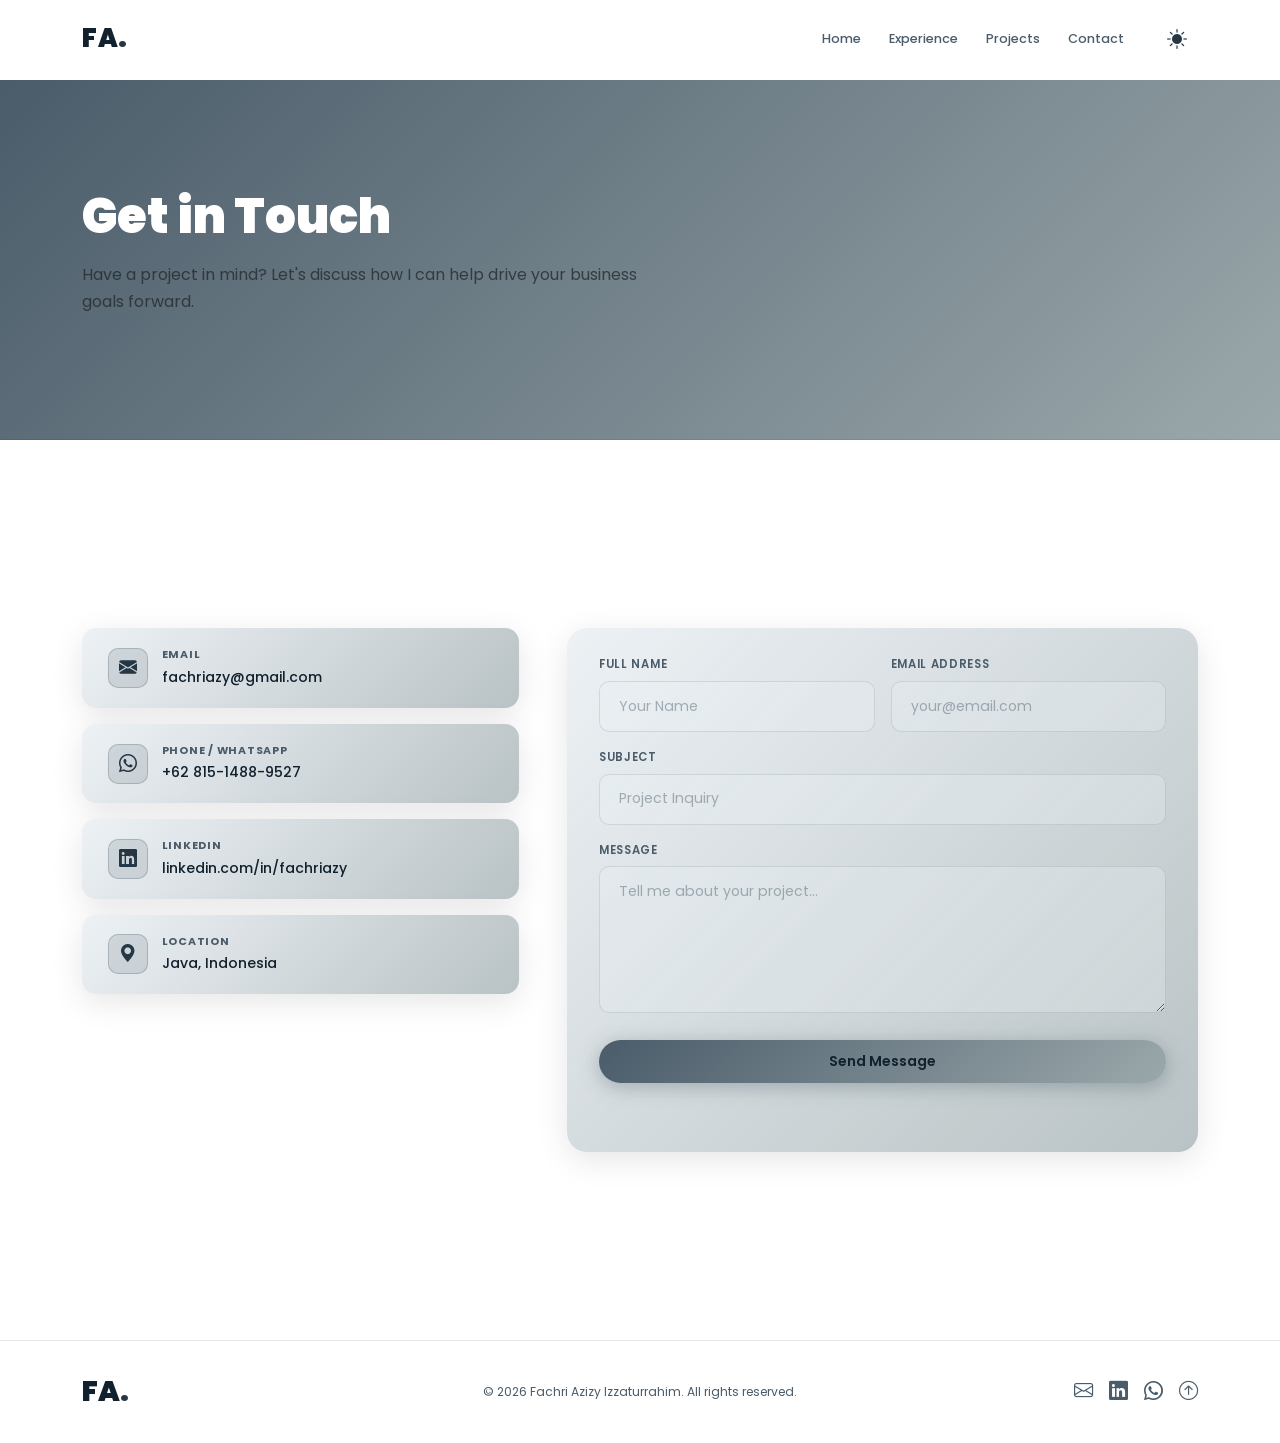
<file: contact.html>
<!DOCTYPE html>
<html lang="en">
<head>
  <meta charset="UTF-8" />
  <meta name="viewport" content="width=device-width, initial-scale=1.0" />
  <meta name="description" content="Fachri Azizy Izzaturrahim – Business Analyst & Business Architect specialising in process improvement, data analytics, and strategic architecture." />
  <meta name="keywords" content="Business Analyst, Business Architect, Data Analytics, Process Improvement, Fachri Azizy" />
  <meta name="author" content="Fachri Azizy Izzaturrahim" />
  <meta property="og:title" content="Fachri Azizy – Business Analyst & Architect" />
  <meta property="og:description" content="Portfolio of Fachri Azizy – turning strategy into clear documentation, architecture, and measurable results." />
  <meta property="og:type" content="website" />
  <title>Fachri Azizy – Business Analyst & Architect</title>

  <!-- Bootstrap 5 CSS -->
  <link rel="stylesheet" href="https://cdn.jsdelivr.net/npm/bootstrap@5.3.3/dist/css/bootstrap.min.css" />
  <!-- Bootstrap Icons -->
  <link rel="stylesheet" href="https://cdn.jsdelivr.net/npm/bootstrap-icons@1.11.3/font/bootstrap-icons.min.css" />
  <!-- Google Fonts -->
  <link rel="preconnect" href="https://fonts.googleapis.com" />
  <link rel="preconnect" href="https://fonts.gstatic.com" crossorigin />
  <link href="https://fonts.googleapis.com/css2?family=Poppins:wght@300;400;500;600;700;800;900&display=swap" rel="stylesheet" />
  <!-- Custom CSS -->
  <link rel="stylesheet" href="static/css/color.css?v=2" />
  <link rel="stylesheet" href="static/css/style.css?v=2" />
</head>
<body data-bs-spy="scroll" data-bs-target="#mainNav" data-bs-offset="80" >
  <nav class="navbar navbar-expand-lg fixed-top" id="mainNav">
    <div class="container">
      <a class="navbar-brand fw-black" href="index.html">FA<span class="text-purple">.</span></a>
      <div class="d-flex d-lg-none align-items-center gap-2">
        <button class="btn btn-purple-outline theme-toggle-btn d-flex align-items-center justify-content-center" style="width: 42px; height: 42px; padding: 0; border-radius: 50%;" aria-label="Toggle theme">
          <i class="bi bi-moon-stars-fill fs-5" style="color: var(--c-accent-l);"></i>
        </button>
        <button class="navbar-toggler" type="button" data-bs-toggle="collapse" data-bs-target="#navContent"
                aria-controls="navContent" aria-expanded="false" aria-label="Toggle navigation">
          <i class="bi bi-list fs-1 text-white"></i>
        </button>
      </div>
      <div class="collapse navbar-collapse" id="navContent">
        <ul class="navbar-nav ms-auto align-items-lg-center gap-lg-1 mb-2 mb-lg-0">
          <li class="nav-item"><a class="nav-link" href="index.html">Home</a></li>
          <li class="nav-item"><a class="nav-link" href="experience.html">Experience</a></li>
          <li class="nav-item"><a class="nav-link" href="projects.html">Projects</a></li>
                    <li class="nav-item"><a class="nav-link" href="contact.html">Contact</a></li>
          <li class="nav-item ms-lg-3 d-none d-lg-flex align-items-center">
            <button class="btn btn-purple-outline theme-toggle-btn d-flex align-items-center justify-content-center" style="width: 42px; height: 42px; padding: 0; border-radius: 50%;" aria-label="Toggle theme">
              <i class="bi bi-moon-stars-fill fs-5" style="color: var(--c-accent-l);"></i>
            </button>
          </li>
        </ul>
      </div>
    </div>
  </nav>

  <header class="page-header d-flex align-items-center">
        <div class="container text-start position-relative z-index-1">
      <h1 class="display-5 fw-black text-white mb-3" data-aos="fade-up">Get in Touch</h1>
      <p class="fs-6 text-muted me-auto" style="max-width: 600px;" data-aos="fade-up" data-aos-delay="100">Have a project in mind? Let's discuss how I can help drive your business goals forward.</p>
    </div>
  </header>
  <section id="contact" class="section-pad">
    <div class="container">
      <div class="row g-5 align-items-start">

        <div class="col-lg-5" data-aos="fade-up">
          <div class="d-flex flex-column gap-3 mb-4">
            <a href="mailto:fachriazy@gmail.com" class="contact-info-card" id="cEmail">
              <div class="ci-icon"><i class="bi bi-envelope-fill"></i></div>
              <div>
                <p class="ci-label">Email</p>
                <p class="ci-value">fachriazy@gmail.com</p>
              </div>
            </a>
            <a href="https://wa.me/6281514889527" target="_blank" class="contact-info-card" id="cPhone">
              <div class="ci-icon"><i class="bi bi-whatsapp"></i></div>
              <div>
                <p class="ci-label">Phone / WhatsApp</p>
                <p class="ci-value">+62 815-1488-9527</p>
              </div>
            </a>
            <a href="https://linkedin.com/in/fachriazy" target="_blank" rel="noopener" class="contact-info-card" id="cLinkedin">
              <div class="ci-icon"><i class="bi bi-linkedin"></i></div>
              <div>
                <p class="ci-label">LinkedIn</p>
                <p class="ci-value">linkedin.com/in/fachriazy</p>
              </div>
            </a>
            <div class="contact-info-card" id="cLocation">
              <div class="ci-icon"><i class="bi bi-geo-alt-fill"></i></div>
              <div>
                <p class="ci-label">Location</p>
                <p class="ci-value">Java, Indonesia</p>
              </div>
            </div>
          </div>
        </div>

        <div class="col-lg-7" data-aos="fade-left">
          <form class="contact-form glass-card" id="contactForm" onsubmit="handleFormSubmit(event)">
            <div class="row g-3">
              <div class="col-sm-6">
                <label for="formName" class="form-label-custom">Full Name</label>
                <input type="text" id="formName" class="form-input-custom" placeholder="Your Name" required />
              </div>
              <div class="col-sm-6">
                <label for="formEmail" class="form-label-custom">Email Address</label>
                <input type="email" id="formEmail" class="form-input-custom" placeholder="your@email.com" required />
              </div>
              <div class="col-12">
                <label for="formSubject" class="form-label-custom">Subject</label>
                <input type="text" id="formSubject" class="form-input-custom" placeholder="Project Inquiry" />
              </div>
              <div class="col-12">
                <label for="formMessage" class="form-label-custom">Message</label>
                <textarea id="formMessage" class="form-input-custom" rows="5"
                          placeholder="Tell me about your project..." required></textarea>
              </div>
              <div class="col-12">
                <button type="submit" class="btn btn-purple w-100" id="submitBtn">
                  Send Message
                </button>
                <p class="form-feedback text-center mt-2" id="formFeedback"></p>
              </div>
            </div>
          </form>
        </div>

      </div>
    </div>
  </section>

  <footer class="site-footer">
    <div class="container">
      <div class="row align-items-center g-3">
        <div class="col-md-3">
          <span class="footer-logo">FA<span class="text-purple">.</span></span>
        </div>
        <div class="col-md-6 text-center">
          <p class="footer-copy mb-0">
            &copy; 2026 Fachri Azizy Izzaturrahim. All rights reserved.
          </p>
        </div>
        <div class="col-md-3 d-flex justify-content-md-end gap-3">
          <a href="mailto:fachriazy@gmail.com" class="footer-link"><i class="bi bi-envelope"></i></a>
          <a href="https://linkedin.com/in/fachriazy" target="_blank" rel="noopener" class="footer-link"><i class="bi bi-linkedin"></i></a>
          <a href="https://wa.me/6281514889527" target="_blank" class="footer-link"><i class="bi bi-whatsapp"></i></a>
          <a href="#hero" class="footer-link"><i class="bi bi-arrow-up-circle"></i></a>
        </div>
      </div>
    </div>
  </footer>

  <!-- Bootstrap 5 JS Bundle -->
  <script src="https://cdn.jsdelivr.net/npm/bootstrap@5.3.3/dist/js/bootstrap.bundle.min.js"></script>
  <!-- Custom JS -->
  <script src="static/js/script.js"></script>
</body>
</html>
</file>
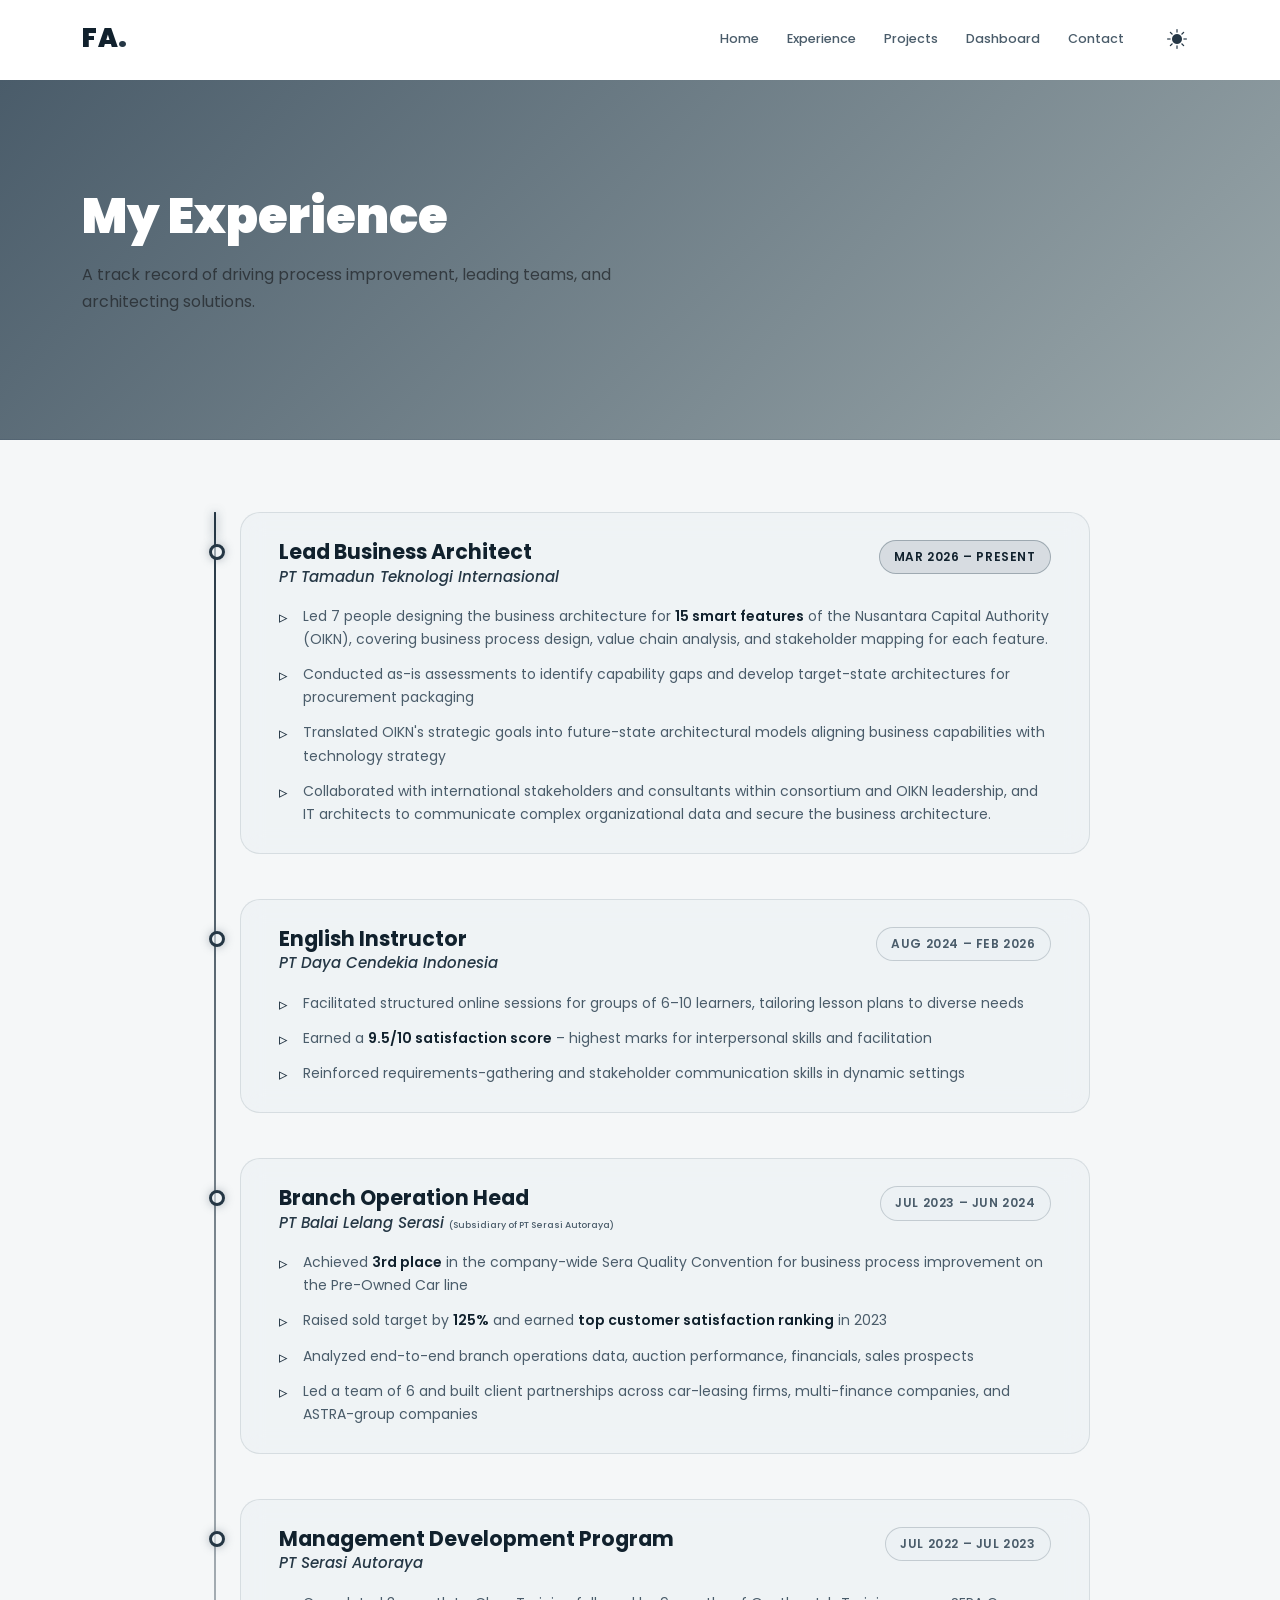
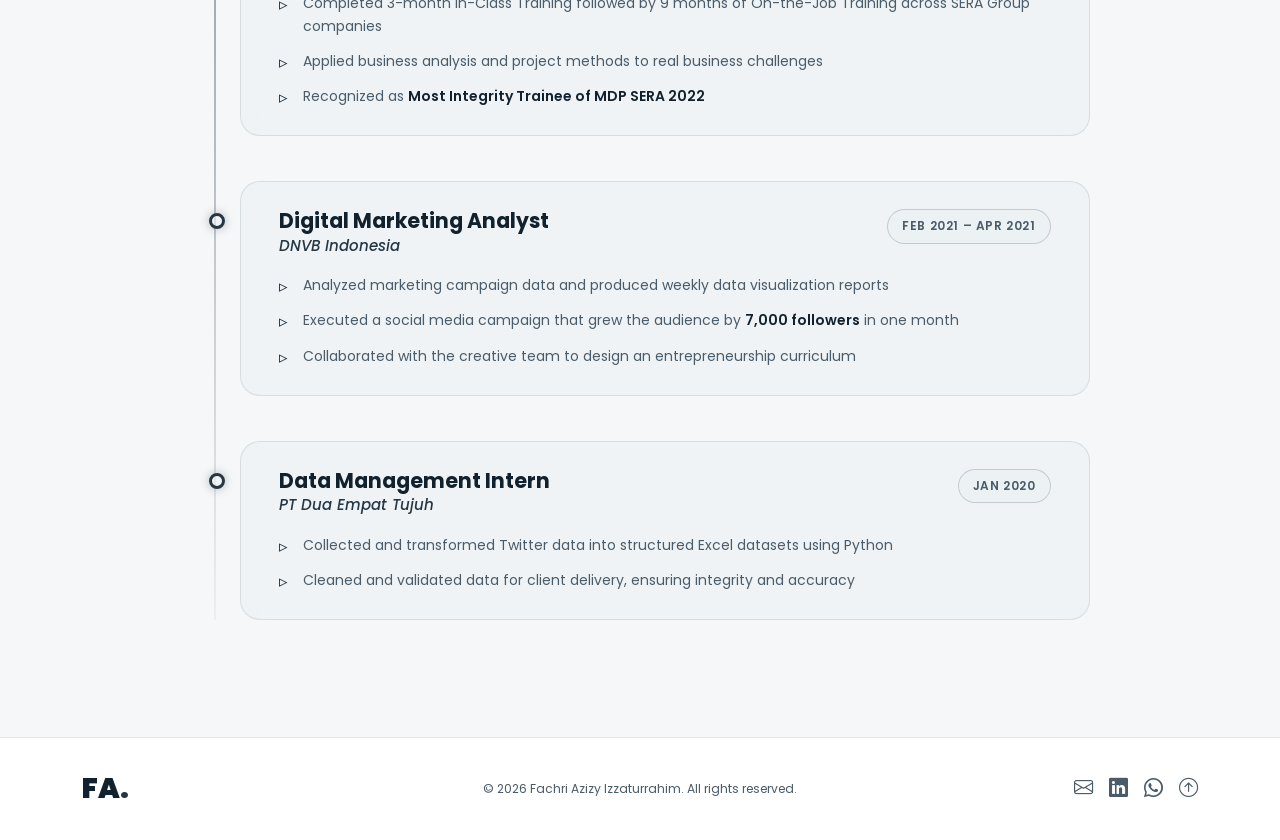
<file: experience.html>
<!DOCTYPE html>
<html lang="en">
<head>
  <meta charset="UTF-8" />
  <meta name="viewport" content="width=device-width, initial-scale=1.0" />
  <meta name="description" content="Fachri Azizy Izzaturrahim – Business Analyst & Business Architect specialising in process improvement, data analytics, and strategic architecture." />
  <meta name="keywords" content="Business Analyst, Business Architect, Data Analytics, Process Improvement, Fachri Azizy" />
  <meta name="author" content="Fachri Azizy Izzaturrahim" />
  <meta property="og:title" content="Fachri Azizy – Business Analyst & Architect" />
  <meta property="og:description" content="Portfolio of Fachri Azizy – turning strategy into clear documentation, architecture, and measurable results." />
  <meta property="og:type" content="website" />
  <title>Fachri Azizy – Business Analyst & Architect</title>

  <!-- Bootstrap 5 CSS -->
  <link rel="stylesheet" href="https://cdn.jsdelivr.net/npm/bootstrap@5.3.3/dist/css/bootstrap.min.css" />
  <!-- Bootstrap Icons -->
  <link rel="stylesheet" href="https://cdn.jsdelivr.net/npm/bootstrap-icons@1.11.3/font/bootstrap-icons.min.css" />
  <!-- Google Fonts -->
  <link rel="preconnect" href="https://fonts.googleapis.com" />
  <link rel="preconnect" href="https://fonts.gstatic.com" crossorigin />
  <link href="https://fonts.googleapis.com/css2?family=Poppins:wght@300;400;500;600;700;800;900&display=swap" rel="stylesheet" />
  <!-- Custom CSS -->
  <link rel="stylesheet" href="static/css/color.css?v=2" />
  <link rel="stylesheet" href="static/css/style.css?v=2" />
</head>
<body data-bs-spy="scroll" data-bs-target="#mainNav" data-bs-offset="80" >
  <nav class="navbar navbar-expand-lg fixed-top" id="mainNav">
    <div class="container">
      <a class="navbar-brand fw-black" href="index.html">FA<span class="text-purple">.</span></a>
      <div class="d-flex d-lg-none align-items-center gap-2">
        <button class="btn btn-purple-outline theme-toggle-btn d-flex align-items-center justify-content-center" style="width: 42px; height: 42px; padding: 0; border-radius: 50%;" aria-label="Toggle theme">
          <i class="bi bi-moon-stars-fill fs-5" style="color: var(--c-accent-l);"></i>
        </button>
        <button class="navbar-toggler" type="button" data-bs-toggle="collapse" data-bs-target="#navContent"
                aria-controls="navContent" aria-expanded="false" aria-label="Toggle navigation">
          <i class="bi bi-list fs-1 text-white"></i>
        </button>
      </div>
      <div class="collapse navbar-collapse" id="navContent">
        <ul class="navbar-nav ms-auto align-items-lg-center gap-lg-1 mb-2 mb-lg-0">
          <li class="nav-item"><a class="nav-link" href="index.html">Home</a></li>
          <li class="nav-item"><a class="nav-link" href="experience.html">Experience</a></li>
          <li class="nav-item"><a class="nav-link" href="projects.html">Projects</a></li>
          <li class="nav-item"><a class="nav-link" href="dashboard.html">Dashboard</a></li>
          <li class="nav-item"><a class="nav-link" href="contact.html">Contact</a></li>
          <li class="nav-item ms-lg-3 d-none d-lg-flex align-items-center">
            <button class="btn btn-purple-outline theme-toggle-btn d-flex align-items-center justify-content-center" style="width: 42px; height: 42px; padding: 0; border-radius: 50%;" aria-label="Toggle theme">
              <i class="bi bi-moon-stars-fill fs-5" style="color: var(--c-accent-l);"></i>
            </button>
          </li>
        </ul>
      </div>
    </div>
  </nav>

  <header class="page-header d-flex align-items-center">
        <div class="container text-start position-relative z-index-1">
      <h1 class="display-5 fw-black text-white mb-3" data-aos="fade-up">My Experience</h1>
      <p class="fs-6 text-muted me-auto" style="max-width: 600px;" data-aos="fade-up" data-aos-delay="100">A track record of driving process improvement, leading teams, and architecting solutions.</p>
    </div>
  </header>
  <section id="experience" class="section-pad section-alt">
    <div class="container">
      <div class="timeline-v2" id="experienceTimeline">

        <!-- 1 -->
        <div class="tl-item" data-aos="fade-up">
          <div class="tl-dot"></div>
          <div class="tl-content">
            <div class="tl-header">
              <div>
                <h3 class="tl-role">Lead Business Architect</h3>
                <h4 class="tl-company">PT Tamadun Teknologi Internasional</h4>
              </div>
              <div class="tl-date current">MAR 2026 – PRESENT</div>
            </div>
            <ul class="tl-bullets">
              <li>Led 7 people designing the business architecture for <strong>15 smart features</strong> of the Nusantara Capital Authority (OIKN), covering business process design, value chain analysis, and stakeholder mapping for each feature.</li>
              <li>Conducted as-is assessments to identify capability gaps and develop target-state architectures for procurement packaging</li>
              <li>Translated OIKN's strategic goals into future-state architectural models aligning business capabilities with technology strategy</li>
              <li>Collaborated with international stakeholders and consultants within consortium and OIKN leadership, and IT architects to communicate complex organizational data and secure the business architecture.</li>
            </ul>
          </div>
        </div>

        <!-- 2 -->
        <div class="tl-item" data-aos="fade-up">
          <div class="tl-dot"></div>
          <div class="tl-content">
            <div class="tl-header">
              <div>
                <h3 class="tl-role">English Instructor</h3>
                <h4 class="tl-company">PT Daya Cendekia Indonesia</h4>
              </div>
              <div class="tl-date">AUG 2024 – FEB 2026</div>
            </div>
            <ul class="tl-bullets">
              <li>Facilitated structured online sessions for groups of 6–10 learners, tailoring lesson plans to diverse needs</li>
              <li>Earned a <strong>9.5/10 satisfaction score</strong> – highest marks for interpersonal skills and facilitation</li>
              <li>Reinforced requirements-gathering and stakeholder communication skills in dynamic settings</li>
            </ul>
          </div>
        </div>

        <!-- 3 -->
        <div class="tl-item" data-aos="fade-up">
          <div class="tl-dot"></div>
          <div class="tl-content">
            <div class="tl-header">
              <div>
                <h3 class="tl-role">Branch Operation Head</h3>
                <h4 class="tl-company">PT Balai Lelang Serasi <span style="font-size: 0.6em; font-family: var(--f-sans); color: var(--c-muted); font-style: normal;">(Subsidiary of PT Serasi Autoraya)</span></h4>
              </div>
              <div class="tl-date">JUL 2023 – JUN 2024</div>
            </div>
            <ul class="tl-bullets">
              <li>Achieved <strong>3rd place</strong> in the company-wide Sera Quality Convention for business process improvement on the Pre-Owned Car line</li>
              <li>Raised sold target by <strong>125%</strong> and earned <strong>top customer satisfaction ranking</strong> in 2023</li>
              <li>Analyzed end-to-end branch operations data, auction performance, financials, sales prospects</li>
              <li>Led a team of 6 and built client partnerships across car-leasing firms, multi-finance companies, and ASTRA-group companies</li>
            </ul>
          </div>
        </div>

        <!-- 4 -->
        <div class="tl-item" data-aos="fade-up">
          <div class="tl-dot"></div>
          <div class="tl-content">
            <div class="tl-header">
              <div>
                <h3 class="tl-role">Management Development Program</h3>
                <h4 class="tl-company">PT Serasi Autoraya</h4>
              </div>
              <div class="tl-date">JUL 2022 – JUL 2023</div>
            </div>
            <ul class="tl-bullets">
              <li>Completed 3-month In-Class Training followed by 9 months of On-the-Job Training across SERA Group companies</li>
              <li>Applied business analysis and project methods to real business challenges</li>
              <li>Recognized as <strong>Most Integrity Trainee of MDP SERA 2022</strong></li>
            </ul>
          </div>
        </div>

        <!-- 5 -->
        <div class="tl-item" data-aos="fade-up">
          <div class="tl-dot"></div>
          <div class="tl-content">
            <div class="tl-header">
              <div>
                <h3 class="tl-role">Digital Marketing Analyst</h3>
                <h4 class="tl-company">DNVB Indonesia</h4>
              </div>
              <div class="tl-date">FEB 2021 – APR 2021</div>
            </div>
            <ul class="tl-bullets">
              <li>Analyzed marketing campaign data and produced weekly data visualization reports</li>
              <li>Executed a social media campaign that grew the audience by <strong>7,000 followers</strong> in one month</li>
              <li>Collaborated with the creative team to design an entrepreneurship curriculum</li>
            </ul>
          </div>
        </div>

        <!-- 6 -->
        <div class="tl-item" data-aos="fade-up">
          <div class="tl-dot"></div>
          <div class="tl-content">
            <div class="tl-header">
              <div>
                <h3 class="tl-role">Data Management Intern</h3>
                <h4 class="tl-company">PT Dua Empat Tujuh</h4>
              </div>
              <div class="tl-date">JAN 2020</div>
            </div>
            <ul class="tl-bullets">
              <li>Collected and transformed Twitter data into structured Excel datasets using Python</li>
              <li>Cleaned and validated data for client delivery, ensuring integrity and accuracy</li>
            </ul>
          </div>
        </div>

      </div><!-- /timeline -->
    </div>
  </section>
  <footer class="site-footer">
    <div class="container">
      <div class="row align-items-center g-3">
        <div class="col-md-3">
          <span class="footer-logo">FA<span class="text-purple">.</span></span>
        </div>
        <div class="col-md-6 text-center">
          <p class="footer-copy mb-0">
            &copy; 2026 Fachri Azizy Izzaturrahim. All rights reserved.
          </p>
        </div>
        <div class="col-md-3 d-flex justify-content-md-end gap-3">
          <a href="mailto:fachriazy@gmail.com" class="footer-link"><i class="bi bi-envelope"></i></a>
          <a href="https://linkedin.com/in/fachriazy" target="_blank" rel="noopener" class="footer-link"><i class="bi bi-linkedin"></i></a>
          <a href="https://wa.me/6281514889527" target="_blank" class="footer-link"><i class="bi bi-whatsapp"></i></a>
          <a href="#hero" class="footer-link"><i class="bi bi-arrow-up-circle"></i></a>
        </div>
      </div>
    </div>
  </footer>

  <!-- Bootstrap 5 JS Bundle -->
  <script src="https://cdn.jsdelivr.net/npm/bootstrap@5.3.3/dist/js/bootstrap.bundle.min.js"></script>
  <!-- Custom JS -->
  <script src="static/js/script.js"></script>
</body>
</html>
</file>
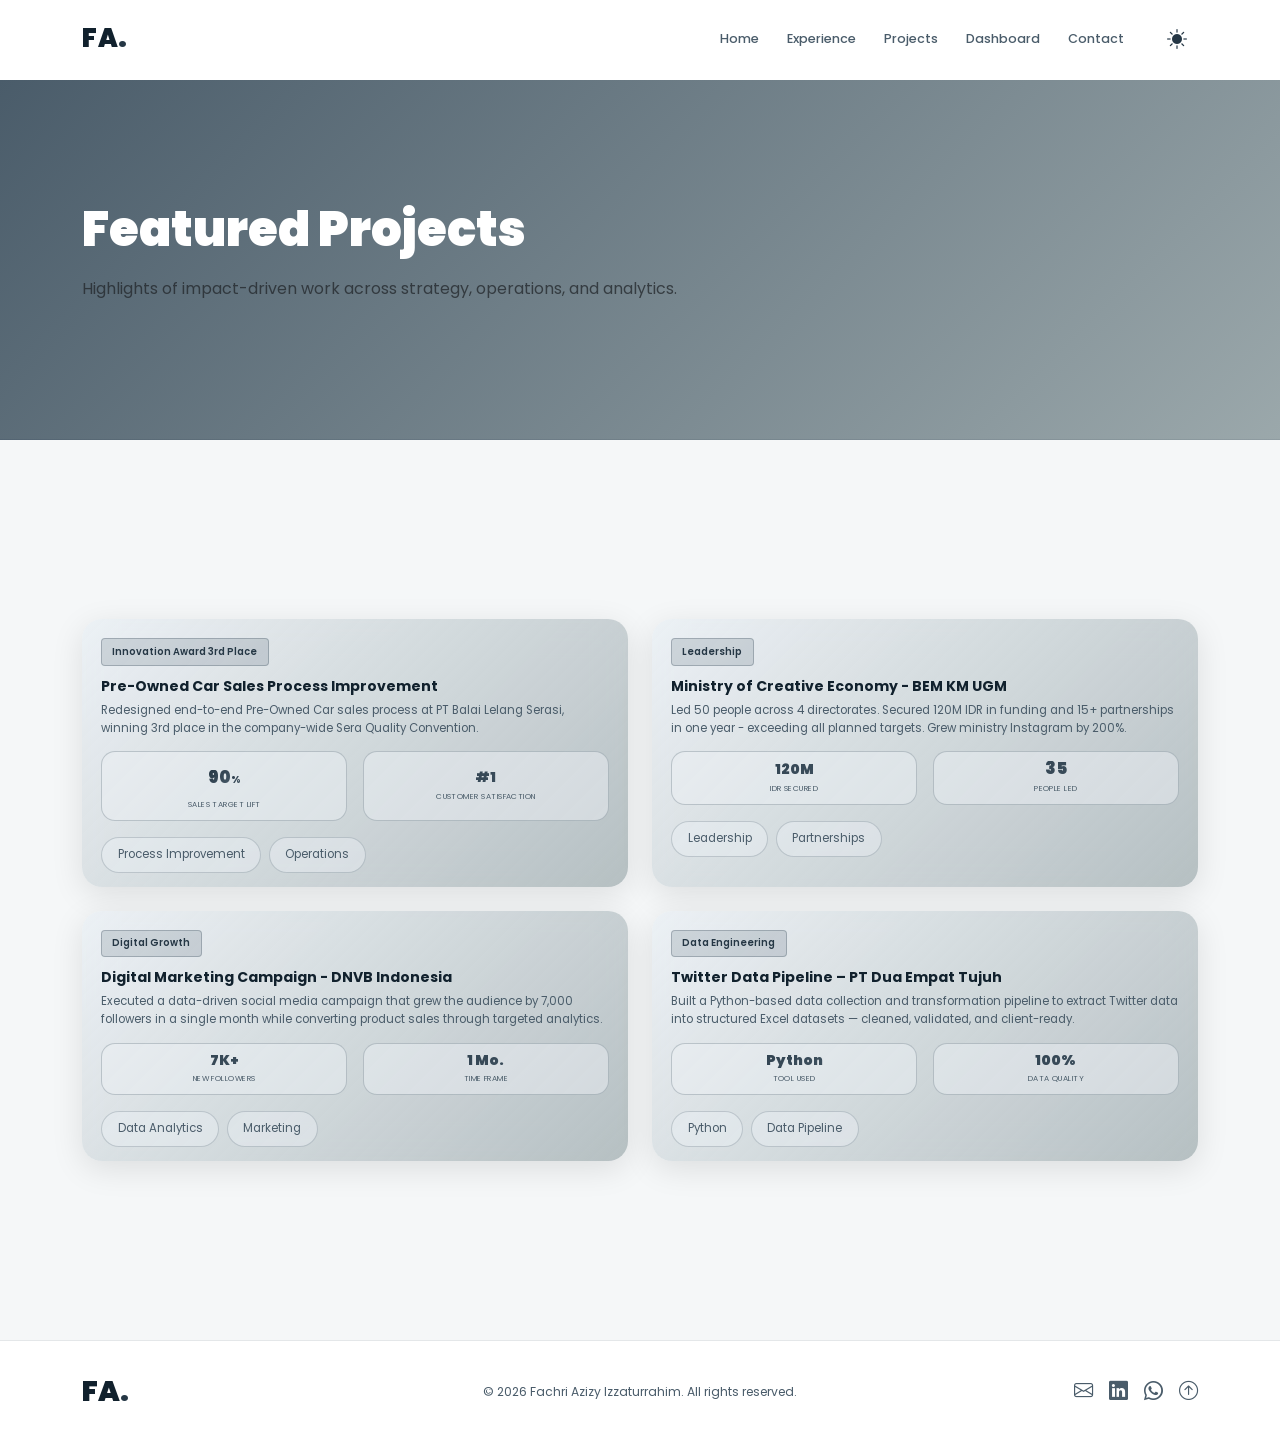
<file: projects.html>
<!DOCTYPE html>
<html lang="en">
<head>
  <meta charset="UTF-8" />
  <meta name="viewport" content="width=device-width, initial-scale=1.0" />
  <meta name="description" content="Fachri Azizy Izzaturrahim – Business Analyst & Business Architect specialising in process improvement, data analytics, and strategic architecture." />
  <meta name="keywords" content="Business Analyst, Business Architect, Data Analytics, Process Improvement, Fachri Azizy" />
  <meta name="author" content="Fachri Azizy Izzaturrahim" />
  <meta property="og:title" content="Fachri Azizy – Business Analyst & Architect" />
  <meta property="og:description" content="Portfolio of Fachri Azizy – turning strategy into clear documentation, architecture, and measurable results." />
  <meta property="og:type" content="website" />
  <title>Fachri Azizy – Business Analyst & Architect</title>

  <!-- Bootstrap 5 CSS -->
  <link rel="stylesheet" href="https://cdn.jsdelivr.net/npm/bootstrap@5.3.3/dist/css/bootstrap.min.css" />
  <!-- Bootstrap Icons -->
  <link rel="stylesheet" href="https://cdn.jsdelivr.net/npm/bootstrap-icons@1.11.3/font/bootstrap-icons.min.css" />
  <!-- Google Fonts -->
  <link rel="preconnect" href="https://fonts.googleapis.com" />
  <link rel="preconnect" href="https://fonts.gstatic.com" crossorigin />
  <link href="https://fonts.googleapis.com/css2?family=Poppins:wght@300;400;500;600;700;800;900&display=swap" rel="stylesheet" />
  <!-- Custom CSS -->
  <link rel="stylesheet" href="static/css/color.css?v=2" />
  <link rel="stylesheet" href="static/css/style.css?v=2" />
</head>
<body data-bs-spy="scroll" data-bs-target="#mainNav" data-bs-offset="80" >
  <nav class="navbar navbar-expand-lg fixed-top" id="mainNav">
    <div class="container">
      <a class="navbar-brand fw-black" href="index.html">FA<span class="text-purple">.</span></a>
      <div class="d-flex d-lg-none align-items-center gap-2">
        <button class="btn btn-purple-outline theme-toggle-btn d-flex align-items-center justify-content-center" style="width: 42px; height: 42px; padding: 0; border-radius: 50%;" aria-label="Toggle theme">
          <i class="bi bi-moon-stars-fill fs-5" style="color: var(--c-accent-l);"></i>
        </button>
        <button class="navbar-toggler" type="button" data-bs-toggle="collapse" data-bs-target="#navContent"
                aria-controls="navContent" aria-expanded="false" aria-label="Toggle navigation">
          <i class="bi bi-list fs-1 text-white"></i>
        </button>
      </div>
      <div class="collapse navbar-collapse" id="navContent">
        <ul class="navbar-nav ms-auto align-items-lg-center gap-lg-1 mb-2 mb-lg-0">
          <li class="nav-item"><a class="nav-link" href="index.html">Home</a></li>
          <li class="nav-item"><a class="nav-link" href="experience.html">Experience</a></li>
          <li class="nav-item"><a class="nav-link" href="projects.html">Projects</a></li>
          <li class="nav-item"><a class="nav-link" href="dashboard.html">Dashboard</a></li>
          <li class="nav-item"><a class="nav-link" href="contact.html">Contact</a></li>
          <li class="nav-item ms-lg-3 d-none d-lg-flex align-items-center">
            <button class="btn btn-purple-outline theme-toggle-btn d-flex align-items-center justify-content-center" style="width: 42px; height: 42px; padding: 0; border-radius: 50%;" aria-label="Toggle theme">
              <i class="bi bi-moon-stars-fill fs-5" style="color: var(--c-accent-l);"></i>
            </button>
          </li>
        </ul>
      </div>
    </div>
  </nav>

  <header class="page-header d-flex align-items-center">
        <div class="container text-start position-relative z-index-1">
      <h1 class="display-5 fw-black text-white mb-3" data-aos="fade-up">Featured Projects</h1>
      <p class="fs-6 text-muted me-auto" style="max-width: 600px;" data-aos="fade-up" data-aos-delay="100">Highlights of impact-driven work across strategy, operations, and analytics.</p>
    </div>
  </header>



  


  


  


  

    <!-- SKILLS -->
  


  <section id="projects" class="section-pad section-alt">
    <div class="container">
      
<div class="row g-4">

        <div class="col-md-6" data-aos="fade-up" style="transition-delay:.1s">
          <div class="portfolio-card h-100" id="pf2">
            <span class="pf-badge">Innovation Award 3rd Place</span>
            <h3 class="pf-title">Pre-Owned Car Sales Process Improvement</h3>
            <p class="pf-text">Redesigned end-to-end Pre-Owned Car sales process at PT Balai Lelang Serasi, winning 3rd place in the company-wide Sera Quality Convention.</p>
            <div class="row g-3 mb-3">
              <div class="col-6">
                <div class="pf-metric-card">
                  <div><span class="pf-num" data-target="125">0</span><span class="pf-unit">%</span></div>
                  <span class="pf-label">Sales Target Lift</span>
                </div>
              </div>
              <div class="col-6">
                <div class="pf-metric-card">
                  <span class="pf-num-text">#1</span>
                  <span class="pf-label">Customer Satisfaction</span>
                </div>
              </div>
            </div>
            <div class="tl-tags">
              <span>Process Improvement</span><span>Operations</span>
            </div>
          </div>
        </div>

        <div class="col-md-6" data-aos="fade-up" style="transition-delay:.2s">
          <div class="portfolio-card h-100" id="pf3">
            <span class="pf-badge">Leadership</span>
            <h3 class="pf-title">Ministry of Creative Economy - BEM KM UGM</h3>
            <p class="pf-text">Led 50 people across 4 directorates. Secured 120M IDR in funding and 15+ partnerships in one year - exceeding all planned targets. Grew ministry Instagram by 200%.</p>
            <div class="row g-3 mb-3">
              <div class="col-6">
                <div class="pf-metric-card">
                  <span class="pf-num-text">120M</span>
                  <span class="pf-label">IDR Secured</span>
                </div>
              </div>
              <div class="col-6">
                <div class="pf-metric-card">
                  <span class="pf-num" data-target="50">0</span>
                  <span class="pf-label">People Led</span>
                </div>
              </div>
            </div>
            <div class="tl-tags">
              <span>Leadership</span><span>Partnerships</span>
            </div>
          </div>
        </div>

        <div class="col-md-6" data-aos="fade-up" style="transition-delay:.3s">
          <div class="portfolio-card h-100" id="pf4">
            <span class="pf-badge">Digital Growth</span>
            <h3 class="pf-title">Digital Marketing Campaign - DNVB Indonesia</h3>
            <p class="pf-text">Executed a data-driven social media campaign that grew the audience by 7,000 followers in a single month while converting product sales through targeted analytics.</p>
            <div class="row g-3 mb-3">
              <div class="col-6">
                <div class="pf-metric-card">
                  <span class="pf-num-text">7K+</span>
                  <span class="pf-label">New Followers</span>
                </div>
              </div>
              <div class="col-6">
                <div class="pf-metric-card">
                  <span class="pf-num-text">1 Mo.</span>
                  <span class="pf-label">Time Frame</span>
                </div>
              </div>
            </div>
            <div class="tl-tags">
              <span>Data Analytics</span><span>Marketing</span>
            </div>
          </div>
        </div>

        <div class="col-md-6" data-aos="fade-up" style="transition-delay:.4s">
          <div class="portfolio-card h-100" id="pf5">
            <span class="pf-badge">Data Engineering</span>
            <h3 class="pf-title">Twitter Data Pipeline – PT Dua Empat Tujuh</h3>
            <p class="pf-text">Built a Python-based data collection and transformation pipeline to extract Twitter data into structured Excel datasets — cleaned, validated, and client-ready.</p>
            <div class="row g-3 mb-3">
              <div class="col-6">
                <div class="pf-metric-card">
                  <span class="pf-num-text">Python</span>
                  <span class="pf-label">Tool Used</span>
                </div>
              </div>
              <div class="col-6">
                <div class="pf-metric-card">
                  <span class="pf-num-text">100%</span>
                  <span class="pf-label">Data Quality</span>
                </div>
              </div>
            </div>
            <div class="tl-tags">
              <span>Python</span><span>Data Pipeline</span>
            </div>
          </div>
        </div>

      </div>
    </div>
  </section>


  <footer class="site-footer">
    <div class="container">
      <div class="row align-items-center g-3">
        <div class="col-md-3">
          <span class="footer-logo">FA<span class="text-purple">.</span></span>
        </div>
        <div class="col-md-6 text-center">
          <p class="footer-copy mb-0">
            &copy; 2026 Fachri Azizy Izzaturrahim. All rights reserved.
          </p>
        </div>
        <div class="col-md-3 d-flex justify-content-md-end gap-3">
          <a href="mailto:fachriazy@gmail.com" class="footer-link"><i class="bi bi-envelope"></i></a>
          <a href="https://linkedin.com/in/fachriazy" target="_blank" rel="noopener" class="footer-link"><i class="bi bi-linkedin"></i></a>
          <a href="https://wa.me/6281514889527" target="_blank" class="footer-link"><i class="bi bi-whatsapp"></i></a>
          <a href="#hero" class="footer-link"><i class="bi bi-arrow-up-circle"></i></a>
        </div>
      </div>
    </div>
  </footer>

  <!-- Bootstrap 5 JS Bundle -->
  <script src="https://cdn.jsdelivr.net/npm/bootstrap@5.3.3/dist/js/bootstrap.bundle.min.js"></script>
  <!-- Custom JS -->
  <script src="static/js/script.js"></script>
</body>
</html>
</file>
<file: static/css/color.css>
/* ═══════════════════════════════════════════════════════════
   color.css — Fachri Azizy Portfolio
   Single source of truth for every color, gradient, shadow,
   radius, font, and transition used across the site.

   Palette (dark navy-slate):
     #06141B  ·  #11212D  ·  #253745
     #4A5C6A  ·  #9BA8AB  ·  #CCD0CF
════════════════════════════════════════════════════════════ */

:root {

  /* ── Backgrounds ─────────────────────────────────────── */
  --c-bg:        #06141B;   /* page base – darkest navy       */
  --c-bg2:       #11212D;   /* alternate section background   */

  /* ── Surfaces (cards, panels, overlays) ──────────────── */
  --c-surface:   rgba(37, 55, 69, 0.35);   /* #253745 @ 35% */
  --c-surface2:  rgba(74, 92, 106, 0.18);  /* #4A5C6A @ 18% */

  /* ── Borders ─────────────────────────────────────────── */
  --c-border:    rgba(74, 92, 106, 0.35);

  /* ── Accent scale ────────────────────────────────────── */
  --c-accent:    #4A5C6A;   /* primary interactive accent     */
  --c-accent-l:  #9BA8AB;   /* lighter tone – labels, icons   */
  --c-accent-d:  #253745;   /* darker tone – deep fills       */

  /* ── Text ────────────────────────────────────────────── */
  --c-text:      #CCD0CF;   /* primary body text              */
  --c-muted:     #9BA8AB;   /* secondary / placeholder text   */
  --c-white:     #ffffff;

  /* ── Gradients ───────────────────────────────────────── */
  --g-primary:   linear-gradient(135deg, #4A5C6A 0%, #253745 55%, #11212D 100%);
  --g-accent:    linear-gradient(135deg, #9BA8AB 0%, #4A5C6A 100%);
  --g-text:      linear-gradient(135deg, #CCD0CF 0%, #9BA8AB 100%);
  --g-glass:     linear-gradient(135deg, rgba(74, 92, 106, 0.8) 0%, rgba(17, 33, 45, 0.9) 100%);

  /* ── Skill card proficiency border colours ───────────── */
  --c-skill-expert:    #CCD0CF;
  --c-skill-advanced:  #9BA8AB;
  --c-skill-proficient:#4A5C6A;

  /* ── Typography ──────────────────────────────────────── */
  --f-display:   'Poppins', sans-serif;
  --f-body:      'Poppins', sans-serif;
  --f-accent:    'Poppins', sans-serif;

  /* ── Shape ───────────────────────────────────────────── */
  --r:           14px;   /* default border-radius  */
  --r-lg:        20px;   /* large card radius      */

  /* ── Shadow / Glow ───────────────────────────────────── */
  --glow:        0 0 32px rgba(74, 92, 106, 0.30);  /* = rgba(var(--rgb-accent), 0.30) */
  --glow-lg:     0 0 60px rgba(74, 92, 106, 0.22);  /* = rgba(var(--rgb-accent), 0.22) */

  /* ── Motion ──────────────────────────────────────── */
  --ease:        0.28s cubic-bezier(0.4, 0, 0.2, 1);

  /* ────────────────────────────────────────────────────
     RGB CHANNELS — for rgba() composition in style.css
     Usage: rgba(var(--rgb-accent), 0.18)
     Never use raw numbers in style.css.
  ──────────────────────────────────────────────────── */
  --rgb-bg:        0, 0, 0;        /* Pure black as requested     */
  --rgb-bg2:       17, 33, 45;     /* #11212D — alt bg / stat card */
  --rgb-surface:   37, 55, 69;     /* #253745 — card / panel fills */
  --rgb-accent:    74, 92, 106;    /* #4A5C6A — primary accent     */
  --rgb-accent-l:  155, 168, 171;  /* #9BA8AB — light silver-blue  */
  --rgb-text:      204, 208, 207;  /* #CCD0CF — primary text       */
}

/* ═══════════════════════════════════════════════════════════
   LIGHT MODE
════════════════════════════════════════════════════════════ */
[data-theme="light"] {
  --c-bg:        #ffffff;
  --c-bg2:       #f5f7f8;
  --c-surface:   rgba(235, 240, 244, 0.6);
  --c-surface2:  rgba(235, 240, 244, 0.9);
  --c-border:    rgba(74, 92, 106, 0.15);
  
  --c-accent:    #4A5C6A;
  --c-accent-l:  #253745;
  --c-accent-d:  #11212D;
  
  --c-text:      #11212D;
  --c-muted:     #4A5C6A;
  --c-white:     #11212D;
  
  --g-primary:   linear-gradient(135deg, #4A5C6A 0%, #9BA8AB 100%);
  --g-accent:    linear-gradient(135deg, #253745 0%, #4A5C6A 100%);
  --g-text:      linear-gradient(135deg, #11212D 0%, #4A5C6A 100%);
  --g-glass:     linear-gradient(135deg, rgba(235, 240, 244, 0.9) 0%, rgba(155, 168, 171, 0.7) 100%);

  --rgb-bg:        255, 255, 255;
  --rgb-bg2:       245, 247, 248;
  --rgb-surface:   235, 240, 244;
  --rgb-accent:    74, 92, 106;
  --rgb-accent-l:  37, 55, 69;
  --rgb-text:      17, 33, 45;
}
</file>
<file: static/css/style.css>
/* ─── BASE ─── */
*, *::before, *::after { box-sizing: border-box; }
html, body {
  width: 100%;
  max-width: 100vw;
  overflow-x: hidden;
}
html { 
  scroll-behavior: smooth;
  scroll-snap-type: y proximity; 
}
body {
  font-family: var(--f-body);
  background: var(--c-bg);
  color: var(--c-text);
  line-height: 1.7;
  font-size: 1.5vw;
}
h1, h2, h3, h4, h5, .navbar-brand { font-family: var(--f-display); }
::-webkit-scrollbar { width: 4px; }
::-webkit-scrollbar-track { background: var(--c-bg); }
::-webkit-scrollbar-thumb { background: var(--c-accent); border-radius: 2px; }

/* ─── HELPERS ─── */
.text-purple { color: var(--c-accent-l) !important; }
.fw-black    { font-weight: 900 !important; }

.btn-purple {
  background: var(--g-primary);
  color: var(--c-text);
  border: none;
  border-radius: 50px;
  padding: 1.2vh 2.5vw;
  font-family: var(--f-display);
  font-weight: 600;
  font-size: 1.1vw;
  box-shadow: 0 4px 20px rgba(var(--rgb-accent), 0.38);
  position: relative;
  overflow: hidden;
  transition: transform var(--ease), box-shadow var(--ease);
  white-space: nowrap;
}
.btn-purple::after {
  content: '';
  position: absolute;
  inset: 0;
  background: rgba(var(--rgb-text),0.08);
  transform: translateX(-110%) skewX(-15deg);
  transition: transform 0.45s ease;
}
.btn-purple:hover::after { transform: translateX(110%) skewX(-15deg); }
.btn-purple:hover {
  color: var(--c-white);
  transform: translateY(-2px);
  box-shadow: 0 8px 32px rgba(var(--rgb-accent), 0.55);
}

.btn-outline-purple {
  background: transparent;
  color: var(--c-accent-l);
  border: 1.5px solid var(--c-accent);
  border-radius: 50px;
  padding: 1.1vh 2.2vw;
  font-family: var(--f-display);
  font-weight: 600;
  font-size: 1.1vw;
  transition: var(--ease);
  white-space: nowrap;
}
.btn-outline-purple:hover {
  background: rgba(var(--rgb-accent), 0.15);
  color: var(--c-accent-l);
  border-color: var(--c-accent-l);
  transform: translateY(-2px);
}

.btn-purple-outline {
  background: transparent;
  color: var(--c-accent-l);
  border: none;
  border-radius: 50px;
  font-family: var(--f-display);
  font-weight: 600;
  font-size: 0.68vw;
  padding: 8px 20px;
  transition: var(--ease);
}
.btn-purple-outline:hover {
  background: rgba(var(--rgb-accent), 0.15);
  color: var(--c-accent-l);
  border-color: var(--c-accent-l);
}

#mainNav {
  padding: 2vh 0;
  transition: var(--ease);
  font-family: var(--f-display);
}
#mainNav.scrolled {
  background: rgba(var(--rgb-surface), 0.8) !important;
  backdrop-filter: blur(20px);
  -webkit-backdrop-filter: blur(20px);
  padding: 1vh 2vw;
  border: 1px solid var(--c-border);
  border-radius: 50px;
  margin-top: 15px;
  width: 90%;
  max-width: 1200px;
  margin-inline: auto;
  box-shadow: 0 10px 30px rgba(0, 0, 0, 0.2);
}
.navbar-brand {
  font-family: var(--f-accent);
  font-size: 2vw;
  color: var(--c-text) !important;
  letter-spacing: 0.02em;
  line-height: 1;
}
.navbar-toggler {
  border: none;
  background: none;
  box-shadow: none !important;
  outline: none !important;
}
.nav-link {
  color: var(--c-muted) !important;
  font-size: 1vw;
  font-weight: 500;
  padding: 6px 12px !important;
  border-radius: 8px;
  transition: var(--ease);
}
.nav-link:hover, .nav-link.active {
  color: var(--c-accent-l) !important;
  background: rgba(var(--rgb-accent), 0.18);
}
@media (max-width: 991.98px) {
  #navContent {
    position: absolute;
    top: 100%;
    left: 0;
    width: 100%;
    background: var(--c-bg2);
    border-radius: var(--r-lg);
    padding: 2vh 4vw;
    margin-top: 15px;
    border: 1px solid var(--c-border);
    box-shadow: 0 12px 40px rgba(var(--rgb-bg), 0.7);
  }
  .nav-link { 
    padding: 1.5vh 2vw !important; 
    font-size: 3.5vw;
  }
  .navbar-brand { font-size: 5vw; }
}

.section-pad { 
  padding: 8vh 0; 
  min-height: 100vh; 
  display: flex;
  flex-direction: column;
  justify-content: center;
  align-items: center;
  scroll-snap-align: start; 
}
.section-alt  { background: var(--c-bg2); }

.section-title {
  font-family: var(--f-display);
  font-size: 2vw;
  font-weight: 800;
  background: var(--g-text);
  -webkit-background-clip: text;
  -webkit-text-fill-color: transparent;
  background-clip: text;
  line-height: 1.2;
  margin-bottom: 10px;
}
.section-sub {
  color: var(--c-muted);
  font-size: 1.2vw;
  max-width: 560px;
  margin: 0 auto;
}

/* ─── Scroll-reveal ─── */
[data-aos] {
  opacity: 0;
  transform: translateY(24px);
  transition: opacity 0.6s ease, transform 0.6s ease;
}
[data-aos="fade-right"] { transform: translateX(-24px); }
[data-aos="fade-left"]  { transform: translateX(24px); }
[data-aos].aos-animate  { opacity: 1; transform: none; }

.hero-section {
  min-height: 100vh;
  padding: 14vh 0 6vh;
  position: relative;
  overflow: hidden;
  display: flex;
  align-items: center;
  scroll-snap-align: start;
}
.page-header {
  position: relative;
  overflow: hidden;
  display: flex;
  align-items: center;
  min-height: 40vh;
  margin-top: 80px; /* To account for fixed navbar */
  background: var(--g-primary);
  border-bottom: 1px solid rgba(255,255,255,0.05);
}
.hero-glow-orb {
  position: absolute;
  top: -15%;
  right: -8%;
  width: 50vw;
  height: 50vw;
  background: radial-gradient(ellipse, rgba(var(--rgb-surface),0.5) 0%, transparent 70%);
  pointer-events: none;
}
.hero-grid-bg {
  position: absolute;
  inset: 0;
  background-image:
    linear-gradient(rgba(var(--rgb-accent),0.06) 1px, transparent 1px),
    linear-gradient(90deg, rgba(var(--rgb-accent),0.06) 1px, transparent 1px);
  background-size: 6vw 6vw;
  pointer-events: none;
}
.hero-text-col { position: relative; z-index: 1; }

.hero-greeting {
  font-family: var(--f-accent);
  color: var(--c-accent-l);
  font-size: 1.2vw;
  letter-spacing: 0.02em;
  margin-bottom: 8px;
}
.hero-name {
  font-family: var(--f-display);
  font-size: 3vw;
  font-weight: 900;
  color: var(--c-text);
  line-height: 1.1;
  margin-bottom: 4px;
}
.hero-name--accent {
  background: var(--g-accent);
  -webkit-background-clip: text;
  -webkit-text-fill-color: transparent;
  background-clip: text;
}
.hero-subtitle {
  font-family: var(--f-mono);
  font-size: clamp(14px, 1.2vw, 20px);
  color: var(--c-accent-l);
  font-weight: 500;
}
.hero-role {
  font-family: var(--f-display);
  font-size: 1.2vw;
  font-weight: 700;
  color: var(--c-muted);
  margin-bottom: 16px;
}
.role-sep { color: var(--c-accent-l); margin: 0 6px; }
.hero-desc {
  color: var(--c-muted);
  font-size: 0.9vw;
  max-width: 480px;
  line-height: 1.85;
  margin-bottom: 22px;
}
.badge-pill {
  display: inline-flex;
  align-items: center;
  padding: 5px 13px;
  background: rgba(var(--rgb-surface), 0.5);
  border: 1px solid var(--c-border);
  border-radius: 50px;
  font-size: 1vw;
  color: var(--c-muted);
}
.social-icon {
  display: flex;
  align-items: center;
  justify-content: center;
  width: 4vw;
  height: 4vw;
  background: rgba(var(--rgb-surface),0.45);
  border: 1px solid var(--c-border);
  border-radius: 11px;
  color: var(--c-muted);
  font-size: 1.3vw;
  text-decoration: none;
  transition: var(--ease);
}
.social-icon:hover {
  background: rgba(var(--rgb-accent),0.35);
  border-color: var(--c-accent);
  color: var(--c-accent-l);
  transform: translateY(-3px);
  box-shadow: 0 6px 18px rgba(var(--rgb-accent),0.3);
}

/* Hero photo */
.profile-img-wrap {
  width: 30vw;
  height: 30vw;
  display: flex;
  align-items: center;
  justify-content: center;
  position: relative;
  margin: 0 auto;
}
.hero-photo {
  width: 28vw;
  height: 28vw;
  object-fit: cover;
  object-position: top;
  border-radius: 50%;
  border: 3px solid rgba(var(--rgb-accent),0.5);
  box-shadow: 0 0 60px rgba(var(--rgb-surface),0.6);
  position: relative;
  z-index: 2;
  background: linear-gradient(180deg, rgba(var(--rgb-surface),0.35), transparent);
}

/* Typewriter Cursor */
.typewriter-cursor {
  display: inline-block;
  width: 10px;
  animation: blink 1s step-end infinite;
}
@keyframes blink {
  0%, 100% { opacity: 1; }
  50% { opacity: 0; }
}

.ring-1 { width: calc(100% - 20px); height: calc(100% - 20px); }
.ring-2 {
  width: calc(100% + 30px);
  height: calc(100% + 30px);
  border-color: rgba(var(--rgb-accent-l),0.1);
  animation-direction: reverse;
  animation-duration: 30s;
}
@keyframes spin { to { transform: rotate(360deg); } }

/* Floating stat cards */








.scroll-down-btn {
  position: absolute;
  bottom: 3vh;
  left: 50%;
  transform: translateX(-50%);
  width: 34px;
  height: 50px;
  border: 2px solid rgba(var(--rgb-accent),0.35);
  border-radius: 50px;
  display: flex;
  align-items: center;
  justify-content: center;
  color: var(--c-accent-l);
  font-size: 0.76vw;
  animation: bounce 2.2s infinite;
  text-decoration: none;
  z-index: 2;
}
@keyframes bounce {
  0%,100% { transform: translateX(-50%) translateY(0); opacity: 1; }
  50%      { transform: translateX(-50%) translateY(9px); opacity: 0.5; }
}

.glass-card {
  background: var(--c-surface);
  border: 1px solid var(--c-border);
  border-radius: var(--r-lg);
  padding: 3vh 2.5vw;
  backdrop-filter: blur(10px);
  -webkit-backdrop-filter: blur(10px);
  transition: border-color var(--ease), box-shadow var(--ease), transform var(--ease);
}
.glass-card:hover {
  border-color: rgba(var(--rgb-accent),0.55);
  box-shadow: var(--glow);
  transform: translateY(-3px);
}
.glass-card--featured {
  background: rgba(var(--rgb-surface),0.45);
  border-color: rgba(var(--rgb-accent),0.4);
}

.card-heading {
  font-family: var(--f-display);
  font-size: 1.1vw;
  font-weight: 700;
  color: var(--c-white);
  margin-bottom: 8px;
}
.card-text {
  color: var(--c-muted);
  font-size: 0.85vw;
  margin-bottom: 0;
}
.highlight-pill {
  display: flex;
  align-items: center;
  font-size: 1vw;
  color: var(--c-muted);
  background: rgba(var(--rgb-surface),0.45);
  border: 1px solid rgba(var(--rgb-accent),0.22);
  border-radius: 9px;
  padding: 8px 12px;
}

.service-card {
  background: var(--c-surface);
  border: 1px solid var(--c-border);
  border-radius: var(--r-lg);
  padding: 3vh 2.5vw;
  position: relative;
  overflow: hidden;
  transition: border-color var(--ease), transform var(--ease), box-shadow var(--ease);
}
.service-card:hover {
  border-color: rgba(var(--rgb-accent),0.55);
  transform: translateY(-5px);
  box-shadow: 0 16px 50px rgba(var(--rgb-surface),0.5);
}
.service-card:hover .svc-glow-bar { opacity: 1; }
.svc-glow-bar {
  position: absolute;
  top: 0; left: 0; right: 0;
  height: 2px;
  background: var(--g-accent);
  opacity: 0;
  transition: opacity var(--ease);
}

.service-card:hover 
.svc-title {
  font-family: var(--f-display);
  font-size: 1.3vw;
  font-weight: 700;
  color: var(--c-white);
  margin-bottom: 8px;
}
.svc-text {
  color: var(--c-muted);
  font-size: 1vw;
  line-height: 1.72;
  margin-bottom: 14px;
}
.svc-list { list-style: none; padding: 0; margin: 0; display: flex; flex-direction: column; gap: 5px; }
.svc-list li {
  font-size: 1vw;
  color: var(--c-accent-l);
  display: flex;
  align-items: center;
  gap: 5px;
}
.svc-list li i { font-size: 0.52vw; }

.timeline {
  position: relative;
  max-width: 1000px;
  margin: 0 auto;
}
.timeline::before {
  content: '';
  position: absolute;
  left: 50%;
  transform: translateX(-50%);
  top: 0; bottom: 0;
  width: 1px;
  background: var(--c-border);
}
.timeline-progress {
  position: absolute;
  left: 50%;
  transform: translateX(-50%);
  top: 0;
  width: 1px;
  background: var(--c-accent);
  height: 0px; /* controlled by JS */
  z-index: 1;
}
.tl-item {
  display: grid;
  grid-template-columns: 1fr 0px 1fr;
  align-items: start;
  margin-bottom: 6vh;
  position: relative;
}
.tl-left {
  text-align: right;
  padding-right: 4vw;
}
.tl-center {
  position: relative;
  z-index: 2;
}
.tl-dot {
  width: 14px;
  height: 14px;
  background: var(--c-bg);
  border-radius: 50%;
  border: 2px solid var(--c-border);
  position: absolute;
  left: -7px;
  top: 10px;
  transition: all 0.4s var(--ease);
}
.tl-dot.active {
  background: var(--c-accent);
  border-color: var(--c-accent-l);
  box-shadow: 0 0 12px rgba(var(--rgb-accent), 0.6);
}
.tl-right {
  padding-left: 4vw;
}
.tl-company {
  font-family: var(--f-display);
  font-style: italic;
  font-size: clamp(28px, 4vw, 48px);
  font-weight: 400;
  color: var(--c-text);
  line-height: 1.1;
  margin: 0;
}
.tl-title {
  font-size: clamp(20px, 1.6vw, 28px);
  font-weight: 600;
  color: var(--c-text);
  margin-bottom: 10px;
}
.tl-meta {
  margin-bottom: 15px;
}
.tl-badge {
  font-size: clamp(10px, 0.6vw, 12px);
  font-weight: 600;
  letter-spacing: 0.1em;
  padding: 4px 12px;
  border-radius: 4px;
  background: rgba(var(--rgb-surface), 0.5);
  color: var(--c-muted);
  border: 1px solid var(--c-border);
  text-transform: uppercase;
}
.tl-badge--current {
  background: rgba(var(--rgb-accent), 0.15);
  color: var(--c-text);
  border-color: rgba(var(--rgb-accent), 0.3);
}
.tl-bullets {
  list-style: none;
  padding: 0;
  margin: 0;
  display: flex;
  flex-direction: column;
  gap: 10px;
}
.tl-bullets li {
  font-size: clamp(14px, 1.1vw, 16px);
  color: var(--c-muted);
  padding-left: 20px;
  position: relative;
  line-height: 1.6;
}
.tl-bullets li::before {
  content: '•';
  position: absolute;
  left: 0;
  color: var(--c-border);
}
.tl-bullets li strong { color: var(--c-text); }

.tl-tags {
  display: flex;
  flex-wrap: wrap;
  gap: 8px;
  margin-top: 15px;
}
.tl-tags span {
  display: inline-flex;
  align-items: center;
  padding: 0.8vh 1.2vw;
  background: rgba(var(--rgb-surface), 0.45);
  border: 1px solid rgba(var(--rgb-accent), 0.25);
  border-radius: 50px;
  font-size: clamp(11px, 0.9vw, 14px);
  color: var(--c-muted);
  transition: var(--ease);
}
.tl-tags span:hover {
  background: rgba(var(--rgb-accent), 0.28);
  border-color: var(--c-accent);
  color: var(--c-accent-l);
}

/* ── NEW TIMELINE FOR EXPERIENCE PAGE (timeline-v2) ── */
.timeline-v2 {
  position: relative;
  max-width: 900px;
  margin: 0 auto;
  padding-left: 30px;
}
@media (min-width: 768px) {
  .timeline-v2 { padding-left: 50px; }
}

.timeline-v2::before {
  content: '';
  position: absolute;
  left: 10px;
  top: 0;
  bottom: 0;
  width: 2px;
  background: linear-gradient(to bottom, var(--c-accent-l), rgba(var(--rgb-accent), 0.05));
  border-radius: 2px;
}
@media (min-width: 768px) {
  .timeline-v2::before { left: 24px; }
}

.timeline-v2 .timeline-progress {
  position: absolute;
  left: 10px;
  top: 0;
  width: 2px;
  background: var(--c-accent-l);
  height: 0px; /* controlled by JS */
  z-index: 1;
  border-radius: 2px;
  box-shadow: 0 0 10px rgba(var(--rgb-accent), 0.8);
  transform: none; /* override old translateX */
}
@media (min-width: 768px) {
  .timeline-v2 .timeline-progress { left: 24px; }
}

.timeline-v2 .tl-item {
  position: relative;
  margin-bottom: 5vh;
  display: block; /* override old grid */
}

.timeline-v2 .tl-dot {
  position: absolute;
  left: -25px;
  top: 30px;
  width: 14px;
  height: 14px;
  background: var(--c-surface);
  border: 2px solid var(--c-accent-l);
  border-radius: 50%;
  z-index: 2;
  box-shadow: 0 0 10px rgba(var(--rgb-accent), 0.4);
  transition: all 0.4s var(--ease);
}
@media (min-width: 768px) {
  .timeline-v2 .tl-dot { left: -31px; width: 16px; height: 16px; top: 32px; border-width: 3px; }
}

.timeline-v2 .tl-item:hover .tl-dot {
  background: var(--c-accent-l);
  transform: scale(1.3);
  box-shadow: 0 0 20px rgba(var(--rgb-accent), 0.8);
}
.timeline-v2 .tl-dot.active {
  background: var(--c-accent-l);
  transform: scale(1.3);
  box-shadow: 0 0 20px rgba(var(--rgb-accent), 0.8);
  border-color: var(--c-white);
}

.timeline-v2 .tl-content {
  background: rgba(var(--rgb-surface), 0.6);
  border: 1px solid var(--c-border);
  border-radius: var(--r-lg);
  padding: 3vh 3vw;
  backdrop-filter: blur(12px);
  -webkit-backdrop-filter: blur(12px);
  transition: transform 0.4s var(--ease), box-shadow 0.4s var(--ease), border-color 0.4s var(--ease);
  position: relative;
  overflow: hidden;
}
.timeline-v2 .tl-content:hover {
  transform: translateY(-4px);
  border-color: rgba(var(--rgb-accent), 0.45);
  box-shadow: 0 15px 45px rgba(var(--rgb-bg), 0.8), 0 0 20px rgba(var(--rgb-accent), 0.15);
}

.timeline-v2 .tl-content::before {
  content: '';
  position: absolute;
  top: 0;
  left: 0;
  width: 4px;
  height: 100%;
  background: var(--g-accent);
  opacity: 0;
  transition: opacity 0.4s var(--ease);
}
.timeline-v2 .tl-content:hover::before { opacity: 1; }

.timeline-v2 .tl-header {
  display: flex;
  flex-direction: column;
  gap: 8px;
  margin-bottom: 20px;
}
@media (min-width: 768px) {
  .timeline-v2 .tl-header { flex-direction: row; justify-content: space-between; align-items: flex-start; }
}

.timeline-v2 .tl-role {
  font-family: var(--f-display);
  font-size: clamp(20px, 1.6vw, 26px);
  font-weight: 700;
  color: var(--c-text);
  margin-bottom: 4px;
  line-height: 1.2;
}
.timeline-v2 .tl-company {
  font-family: var(--f-display);
  font-size: clamp(15px, 1.1vw, 18px);
  font-weight: 500;
  color: var(--c-accent-l);
  margin: 0;
}
.timeline-v2 .tl-date {
  font-family: var(--f-mono);
  font-size: clamp(12px, 0.8vw, 13px);
  color: var(--c-muted);
  background: rgba(var(--rgb-surface), 0.8);
  border: 1px solid rgba(var(--rgb-accent), 0.25);
  padding: 6px 14px;
  border-radius: 50px;
  display: inline-flex;
  align-items: center;
  white-space: nowrap;
  font-weight: 600;
  letter-spacing: 0.05em;
}
.timeline-v2 .tl-date.current {
  background: rgba(var(--rgb-accent), 0.15);
  color: var(--c-text);
  border-color: rgba(var(--rgb-accent), 0.4);
}

.timeline-v2 .tl-bullets {
  list-style: none;
  padding: 0;
  margin: 0;
  display: flex;
  flex-direction: column;
  gap: 12px;
}
.timeline-v2 .tl-bullets li {
  font-size: clamp(14px, 1.05vw, 16px);
  color: var(--c-muted);
  padding-left: 24px;
  position: relative;
  line-height: 1.65;
}
.timeline-v2 .tl-bullets li::before {
  content: '▹';
  position: absolute;
  left: 0;
  top: -1px;
  color: var(--c-accent-l);
  font-size: 1.2em;
}
.timeline-v2 .tl-bullets li strong { 
  color: var(--c-text);
  font-weight: 600; 
}

/* ── Infinite Marquee ── */
.marquee-wrapper {
  overflow: hidden;
  position: relative;
  width: 100%;
  padding: 10px 0;
  margin-bottom: 2rem;
  mask-image: linear-gradient(to right, transparent, black 5%, black 95%, transparent);
  -webkit-mask-image: linear-gradient(to right, transparent, black 5%, black 95%, transparent);
}
.marquee-track {
  display: flex;
  gap: 1.5rem;
  width: max-content;
}
.marquee-track.track-left {
  animation: scroll-left 40s linear infinite;
}
.marquee-track.track-right {
  animation: scroll-right 40s linear infinite;
}
.marquee-track:hover {
  animation-play-state: paused;
}
@keyframes scroll-left {
  0% { transform: translateX(0); }
  100% { transform: translateX(-50%); }
}
@keyframes scroll-right {
  0% { transform: translateX(-50%); }
  100% { transform: translateX(0); }
}

/* ─ Skill card — compact, natural height ─ */
.sk-card {
  flex-shrink: 0;
  width: 320px;
  background: var(--c-surface);
  border: 1px solid var(--c-border);
  border-radius: var(--r);
  padding: 1.6vh 1.8vw;
  border-left: 3px solid transparent;
  transition: transform var(--ease), box-shadow var(--ease), border-color var(--ease);
}
.sk-card:hover {
  transform: translateY(-3px);
  box-shadow: 0 8px 28px rgba(var(--rgb-bg),0.45);
}
.sk-card--expert   { border-left-color: var(--c-skill-expert); }
.sk-card--advanced { border-left-color: var(--c-skill-advanced); }
.sk-card--proficient { border-left-color: var(--c-skill-proficient); }
.sk-card--expert:hover   { border-color: rgba(var(--rgb-text),0.38); border-left-color: var(--c-skill-expert); }
.sk-card--advanced:hover { border-color: rgba(var(--rgb-accent-l),0.35); border-left-color: var(--c-skill-advanced); }
.sk-card--proficient:hover { border-color: rgba(var(--rgb-accent),0.48); border-left-color: var(--c-skill-proficient); }

.sk-card-head {
  display: flex;
  align-items: center;
  gap: 12px;
}
.sk-icon {
  width: 34px;
  height: 34px;
  flex-shrink: 0;
  border-radius: 8px;
  background: rgba(var(--rgb-accent),0.15);
  border: 1px solid rgba(var(--rgb-accent),0.28);
  display: flex;
  align-items: center;
  justify-content: center;
  font-size: clamp(16px, 0.76vw, 22px);
  color: var(--c-accent-l);
  transition: var(--ease);
}
.sk-card:hover .sk-icon { background: rgba(var(--rgb-accent),0.26); }
.sk-level-wrap {
  display: flex;
  flex-direction: column;
  gap: 3px;
  min-width: 0;
}
.sk-name {
  font-family: var(--f-display);
  font-size: clamp(14px, 1.1vw, 18px);
  font-weight: 700;
  color: var(--c-text);
  line-height: 1.3;
  white-space: nowrap;
  overflow: hidden;
  text-overflow: ellipsis;
}
.sk-desc {
  font-size: clamp(10.5px, 0.65vw, 13px);
  color: var(--c-muted);
  line-height: 1.4;
  margin-top: 2px;
  white-space: normal;
  display: -webkit-box;
  -webkit-line-clamp: 2;
  -webkit-box-orient: vertical;
  overflow: hidden;
}


.portfolio-card {
  background: var(--c-surface);
  border: 1px solid var(--c-border);
  border-radius: var(--r-lg);
  padding: 1.5vh 1.5vw;
  transition: border-color var(--ease), transform var(--ease), box-shadow var(--ease);
  position: relative;
  overflow: hidden;
}
.portfolio-card::before {
  content: '';
  position: absolute;
  inset: 0;
  background: var(--g-primary);
  opacity: 0;
  transition: opacity var(--ease);
  pointer-events: none;
}
.portfolio-card:hover::before { opacity: 0.05; }
.portfolio-card:hover {
  border-color: rgba(var(--rgb-accent),0.55);
  transform: translateY(-4px);
  box-shadow: 0 16px 50px rgba(var(--rgb-surface),0.5);
}
.portfolio-card--wide {
  background: rgba(var(--rgb-surface),0.4);
  border-color: rgba(var(--rgb-accent),0.35);
}
.pf-badge {
  display: inline-flex;
  align-items: center;
  padding: 0.5vh 0.8vw;
  background: rgba(var(--rgb-accent),0.18);
  border: 1px solid rgba(var(--rgb-accent),0.35);
  border-radius: 4px;
  font-size: 0.75vw;
  color: var(--c-accent-l);
  font-weight: 600;
  margin-bottom: 12px;
  position: relative;
}
.pf-title {
  font-family: var(--f-display);
  font-size: 1.1vw;
  font-weight: 700;
  color: var(--c-white);
  margin-bottom: 6px;
  position: relative;
}
.pf-text {
  color: var(--c-muted);
  font-size: 0.9vw;
  line-height: 1.6;
  margin-bottom: 14px;
  position: relative;
}
.pf-metric-card {
  background: rgba(var(--rgb-surface),0.5);
  border: 1px solid rgba(var(--rgb-accent),0.28);
  border-radius: var(--r);
  padding: 1vh 1vw;
  text-align: center;
  transition: var(--ease);
  height: 100%;
  display: flex;
  flex-direction: column;
  justify-content: center;
}
.pf-metric-card:hover { border-color: var(--c-accent); }
.pf-num {
  display: inline-block;
  font-family: var(--f-display);
  font-size: 1.3vw;
  font-weight: 900;
  background: var(--g-accent);
  -webkit-background-clip: text;
  -webkit-text-fill-color: transparent;
  background-clip: text;
  line-height: 1;
}
.pf-unit {
  font-family: var(--f-display);
  font-size: 0.8vw;
  font-weight: 700;
  background: var(--g-accent);
  -webkit-background-clip: text;
  -webkit-text-fill-color: transparent;
  background-clip: text;
}
.pf-num-text {
  display: block;
  font-family: var(--f-display);
  font-size: 1.1vw;
  font-weight: 900;
  background: var(--g-accent);
  -webkit-background-clip: text;
  -webkit-text-fill-color: transparent;
  background-clip: text;
  line-height: 1.1;
}
.pf-label {
  display: block;
  font-size: 0.6vw;
  color: var(--c-muted);
  text-transform: uppercase;
  letter-spacing: 0.06em;
  margin-top: 4px;
}


.edu-title {
  font-family: var(--f-display);
  font-size: clamp(20px, 1.8vw, 32px);
  font-weight: 800;
  color: var(--c-white);
  margin-bottom: 5px;
}
.edu-school { color: var(--c-accent-l); font-weight: 600; font-size: clamp(14px, 1.1vw, 18px); margin-bottom: 2px; }
.edu-year   { color: var(--c-muted); font-size: clamp(12px, 1vw, 16px); margin-bottom: 10px; }
.edu-thesis { color: var(--c-muted); font-size: clamp(14px, 1.1vw, 18px); line-height: 1.7; }
.edu-thesis strong { color: var(--c-text); }
.soft-pill {
  display: inline-flex;
  align-items: center;
  padding: 6px 14px;
  background: rgba(var(--rgb-surface),0.45);
  border: 1px solid rgba(var(--rgb-accent),0.25);
  border-radius: 50px;
  font-size: clamp(12px, 1vw, 16px);
  color: var(--c-muted);
  transition: var(--ease);
}
.soft-pill:hover {
  background: rgba(var(--rgb-accent),0.28);
  border-color: var(--c-accent);
  color: var(--c-accent-l);
}

.cert-card {
  background: var(--c-surface);
  border: 1px solid var(--c-border);
  border-radius: var(--r);
  padding: 2vh 2vw;
  display: flex;
  gap: 14px;
  align-items: flex-start;
  transition: border-color var(--ease), transform var(--ease), box-shadow var(--ease);
}
.cert-card:hover {
  border-color: rgba(var(--rgb-accent),0.5);
  transform: translateY(-3px);
  box-shadow: 0 8px 28px rgba(var(--rgb-surface),0.4);
}
.cert-card--featured {
  background: rgba(var(--rgb-surface),0.45);
  border-color: rgba(var(--rgb-accent),0.38);
}

.cert-title {
  font-family: var(--f-display);
  font-size: clamp(16px, 1.1vw, 20px);
  font-weight: 700;
  color: var(--c-white);
  margin-bottom: 2px;
}
.cert-issuer { font-size: clamp(12px, 0.95vw, 15px); color: var(--c-muted); margin-bottom: 4px; }
.cert-note {
  font-size: clamp(11px, 0.9vw, 14px);
  color: var(--c-accent-l);
  font-style: italic;
  margin-bottom: 4px;
  display: block;
}
.cert-date {
  display: inline-block;
  padding: 1px 8px;
  background: rgba(var(--rgb-surface),0.6);
  border-radius: 3px;
  font-size: clamp(10px, 0.85vw, 13px);
  color: var(--c-accent-l);
  font-weight: 600;
}

.contact-info-card {
  background: var(--c-surface);
  border: 1px solid var(--c-border);
  border-radius: var(--r);
  padding: 2vh 2vw;
  display: flex;
  align-items: center;
  gap: 14px;
  text-decoration: none;
  transition: border-color var(--ease), background var(--ease), transform var(--ease);
}
.contact-info-card:hover {
  border-color: rgba(var(--rgb-accent),0.5);
  background: rgba(var(--rgb-surface),0.45);
  transform: translateX(4px);
}
.ci-icon {
  width: 40px;
  height: 40px;
  flex-shrink: 0;
  background: rgba(var(--rgb-accent),0.16);
  border: 1px solid rgba(var(--rgb-accent),0.28);
  border-radius: 10px;
  display: flex;
  align-items: center;
  justify-content: center;
  font-size: 18px;
  color: var(--c-accent-l);
}
.ci-label {
  font-size: 0.85vw;
  font-weight: 700;
  text-transform: uppercase;
  letter-spacing: 0.07em;
  color: var(--c-muted);
  margin-bottom: 1px;
}
.ci-value { font-size: 1.1vw; color: var(--c-text); font-weight: 500; margin: 0; }

/* Form */
.contact-form { padding: 3vh 2.5vw; }
.form-label-custom {
  display: block;
  font-size: 0.9vw;
  font-weight: 600;
  text-transform: uppercase;
  letter-spacing: 0.06em;
  color: var(--c-muted);
  margin-bottom: 6px;
}
.form-input-custom {
  width: 100%;
  background: rgba(var(--rgb-surface),0.3);
  border: 1px solid var(--c-border);
  border-radius: 10px;
  padding: 1.4vh 1.5vw;
  font-size: 1.1vw;
  color: var(--c-text);
  font-family: var(--f-body);
  outline: none;
  transition: border-color var(--ease), box-shadow var(--ease), background var(--ease);
  -webkit-appearance: none;
}
.form-input-custom::placeholder { color: var(--c-muted); opacity: 0.45; }
.form-input-custom:focus {
  border-color: var(--c-accent);
  background: rgba(var(--rgb-accent),0.12);
  box-shadow: 0 0 0 3px rgba(var(--rgb-accent),0.14);
}
textarea.form-input-custom { resize: vertical; min-height: 14vh; }
.form-feedback { font-size: 1vw; color: var(--c-accent-l); min-height: 18px; }

.always-light {
  background: #ffffff !important;
  color: #11212D !important;
}
.always-light .about-subtitle {
  color: #4A5C6A !important;
  font-size: clamp(12px, 0.9vw, 14px);
  font-family: var(--f-display);
}
.always-light .about-title {
  color: #11212D !important;
  font-size: clamp(24px, 2vw, 36px);
  line-height: 1.2;
}
.always-light .about-text {
  color: #253745 !important;
  font-size: clamp(14px, 1.1vw, 18px);
  line-height: 1.8;
}

/* ── LIQUID GLASS EFFECT FOR ALL CARDS ── */
.glass-card, .service-card, .portfolio-card, .sk-card, .cert-card, .contact-info-card {
  background: var(--g-glass) !important;
  backdrop-filter: blur(16px) saturate(180%) !important;
  -webkit-backdrop-filter: blur(16px) saturate(180%) !important;
  border: none !important;
  box-shadow: 0 8px 32px 0 rgba(0, 0, 0, 0.25) !important;
}

[data-theme="light"] .glass-card, [data-theme="light"] .service-card, [data-theme="light"] .portfolio-card, [data-theme="light"] .sk-card, [data-theme="light"] .cert-card, [data-theme="light"] .contact-info-card {
  background: var(--g-glass) !important;
  border: none !important;
  box-shadow: 0 8px 32px 0 rgba(0, 0, 0, 0.1) !important;
}

.glass-card:hover, .service-card:hover, .portfolio-card:hover, .sk-card:hover, .cert-card:hover, .contact-info-card:hover {
  border: none !important;
  box-shadow: 0 12px 40px 0 rgba(0, 0, 0, 0.4) !important;
  transform: translateY(-4px) !important;
}

[data-theme="light"] .glass-card:hover, [data-theme="light"] .service-card:hover, [data-theme="light"] .portfolio-card:hover, [data-theme="light"] .sk-card:hover, [data-theme="light"] .cert-card:hover, [data-theme="light"] .contact-info-card:hover {
  border: none !important;
  box-shadow: 0 12px 40px 0 rgba(0, 0, 0, 0.2) !important;
}

.site-footer {
  background: var(--c-bg);
  border-top: 1px solid var(--c-border);
  padding: 3vh 0;
}
.footer-logo {
  font-family: var(--f-display);
  font-size: 2.2vw;
  font-weight: 900;
  color: var(--c-white);
}
.footer-logo span { color: var(--c-accent-l); }
.footer-copy { font-size: 0.95vw; color: var(--c-muted); }
.footer-link { color: var(--c-muted); font-size: 1.5vw; text-decoration: none; transition: color var(--ease); }
.footer-link:hover { color: var(--c-accent-l); }


/* Tablet */
@media (max-width: 991.98px) {
    .hero-section { padding-top: 13vh; scroll-snap-align: start; }
  .profile-img-wrap { width: 30vw; height: 30vw; }
  .hero-photo    { width: 32vw; height: 32vw; }
  
  
  
  
}

/* Mobile */
@media (max-width: 767.98px) {
  .container {
    padding-left: 6vw;
    padding-right: 6vw;
  }
  .section-pad { 
    padding: 7vh 0; 
    scroll-snap-align: start;
  }

  /* Hero */
  .hero-section {
    padding-top: 12vh;
    text-align: center;
    scroll-snap-align: start;
  }
  .hero-desc { margin: 0 auto; }
  .hero-text-col .d-flex:not(.hero-social) { justify-content: center; }
  .hero-social { justify-content: center; }
  .hero-badges { justify-content: center; }
  .hero-actions { justify-content: center; }
  .profile-img-wrap { width: 30vw; height: 30vw; }
  .hero-photo    { width: 55vw; height: 55vw; }
  .hero-glow-orb { width: 80vw; height: 80vw; top: -10%; right: -20%; }
  
  
  
  


  /* Timeline */
  .timeline::before {
    left: 7px;
    transform: none;
  }
  .timeline-progress {
    left: 7px;
    transform: none;
  }
  .tl-item {
    grid-template-columns: 1fr;
    padding-left: 25px;
    margin-bottom: 4vh;
  }
  .tl-left {
    text-align: left;
    padding-right: 0;
    margin-bottom: 5px;
  }
  .tl-right {
    padding-left: 0;
  }
  .tl-center {
    position: absolute;
    left: 7px;
    top: 0;
  }
  .tl-dot {
    top: 14px; /* visually align with the large serif title on mobile */
  }

  /* Education card */
  

  /* Contact */
  .contact-form { padding: 3vh 4vw; }

  /* Portfolio metric row */
  .pf-metrics-row .col-4 { width: 50%; }

  /* Footer */
  .site-footer .footer-inner { flex-direction: column; text-align: center; }
}

/* Small mobile typography fixes (scaling vw for ~400px screens) */
@media (max-width: 767.98px) {
  body { font-size: 3.5vw; line-height: 1.6; }
  .hero-greeting { font-size: 4vw; }
  .hero-name { font-size: 7.5vw; }
  .hero-role { font-size: 4.5vw; }
  .hero-desc { font-size: 3.5vw; max-width: 90vw; }
  .section-title { font-size: 6vw; margin-bottom: 2vh; }
  .section-sub { font-size: 3.5vw; max-width: 90vw; }
  
  .btn-purple, .btn-outline-purple, .btn-purple-outline {
    font-size: 3.5vw;
    padding: 1.5vh 5vw;
  }
  
  .card-heading, .tl-title, .pf-title, .edu-title { font-size: 5vw; }
  .card-text, .tl-bullets, .pf-text, .edu-thesis { font-size: 3.5vw; }
  .tl-company, .tl-date, .edu-school, .edu-year { font-size: 3.2vw; }
  .pf-num, .pf-num-text { font-size: 7vw; }
  .pf-label { font-size: 3vw; }
  .tl-tags span, .soft-pill, .highlight-pill { font-size: 3vw; padding: 1vh 3vw; }
  
  .sk-name { font-size: 3.5vw; }
  .sk-level { font-size: 3vw; }
  
  .ci-label { font-size: 3vw; }
  .ci-value { font-size: 3.5vw; }
  .form-label-custom { font-size: 3.5vw; }
  .form-input-custom { font-size: 3.5vw; padding: 1.5vh 3vw; }
  
  .about-subtitle { font-size: 3.5vw; margin-bottom: 2vh; }
  .about-title { font-size: 6.5vw; line-height: 1.3; }
  .about-text { font-size: 3.5vw; }
  
  .footer-logo { font-size: 6vw; }
  .footer-copy, .footer-link { font-size: 3.5vw; }

  /* Card paddings for mobile */
  .glass-card, .service-card { padding: 4vh 6vw; }
  .portfolio-card { padding: 3vh 4vw; }
  .sk-card { padding: 2.5vh 5vw; }
  .cert-card, .contact-info-card { padding: 3vh 5vw; }
  .pf-metric-card { padding: 1.5vh 2vw; }
}
</file>
